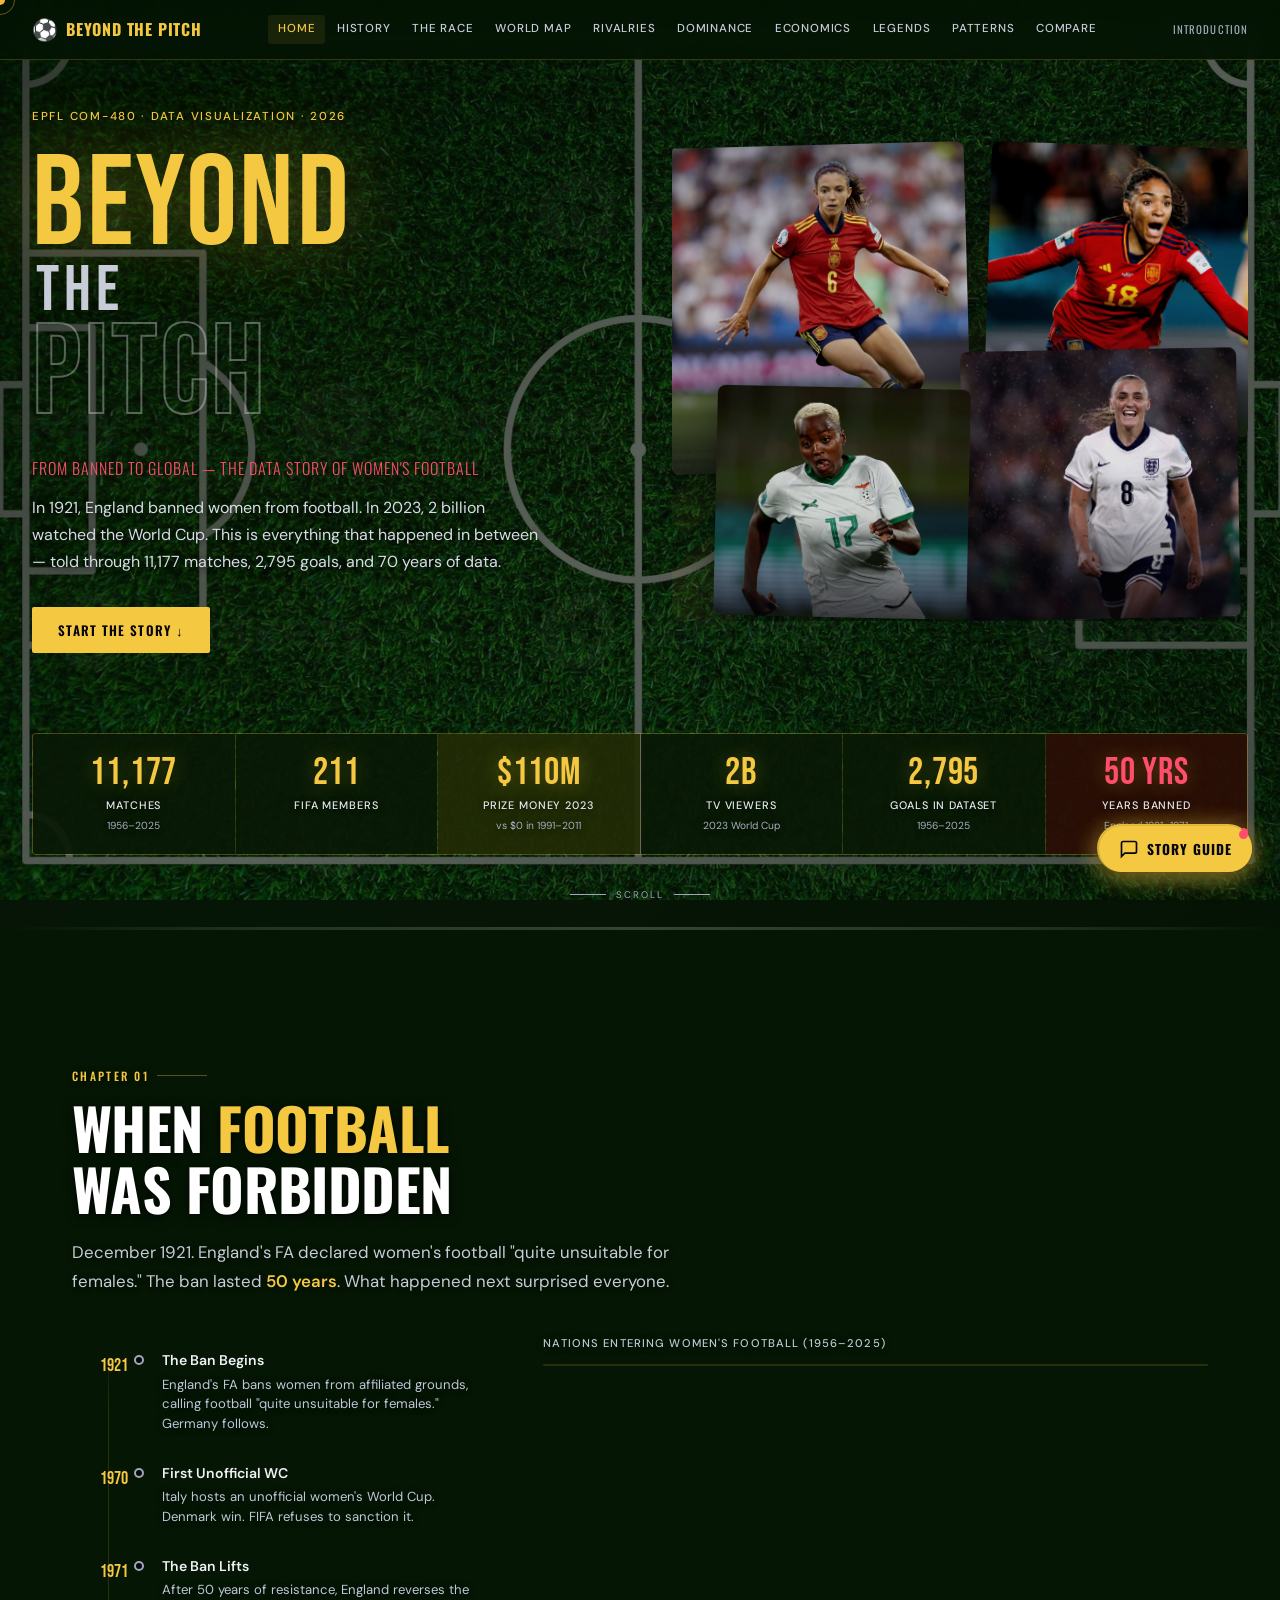
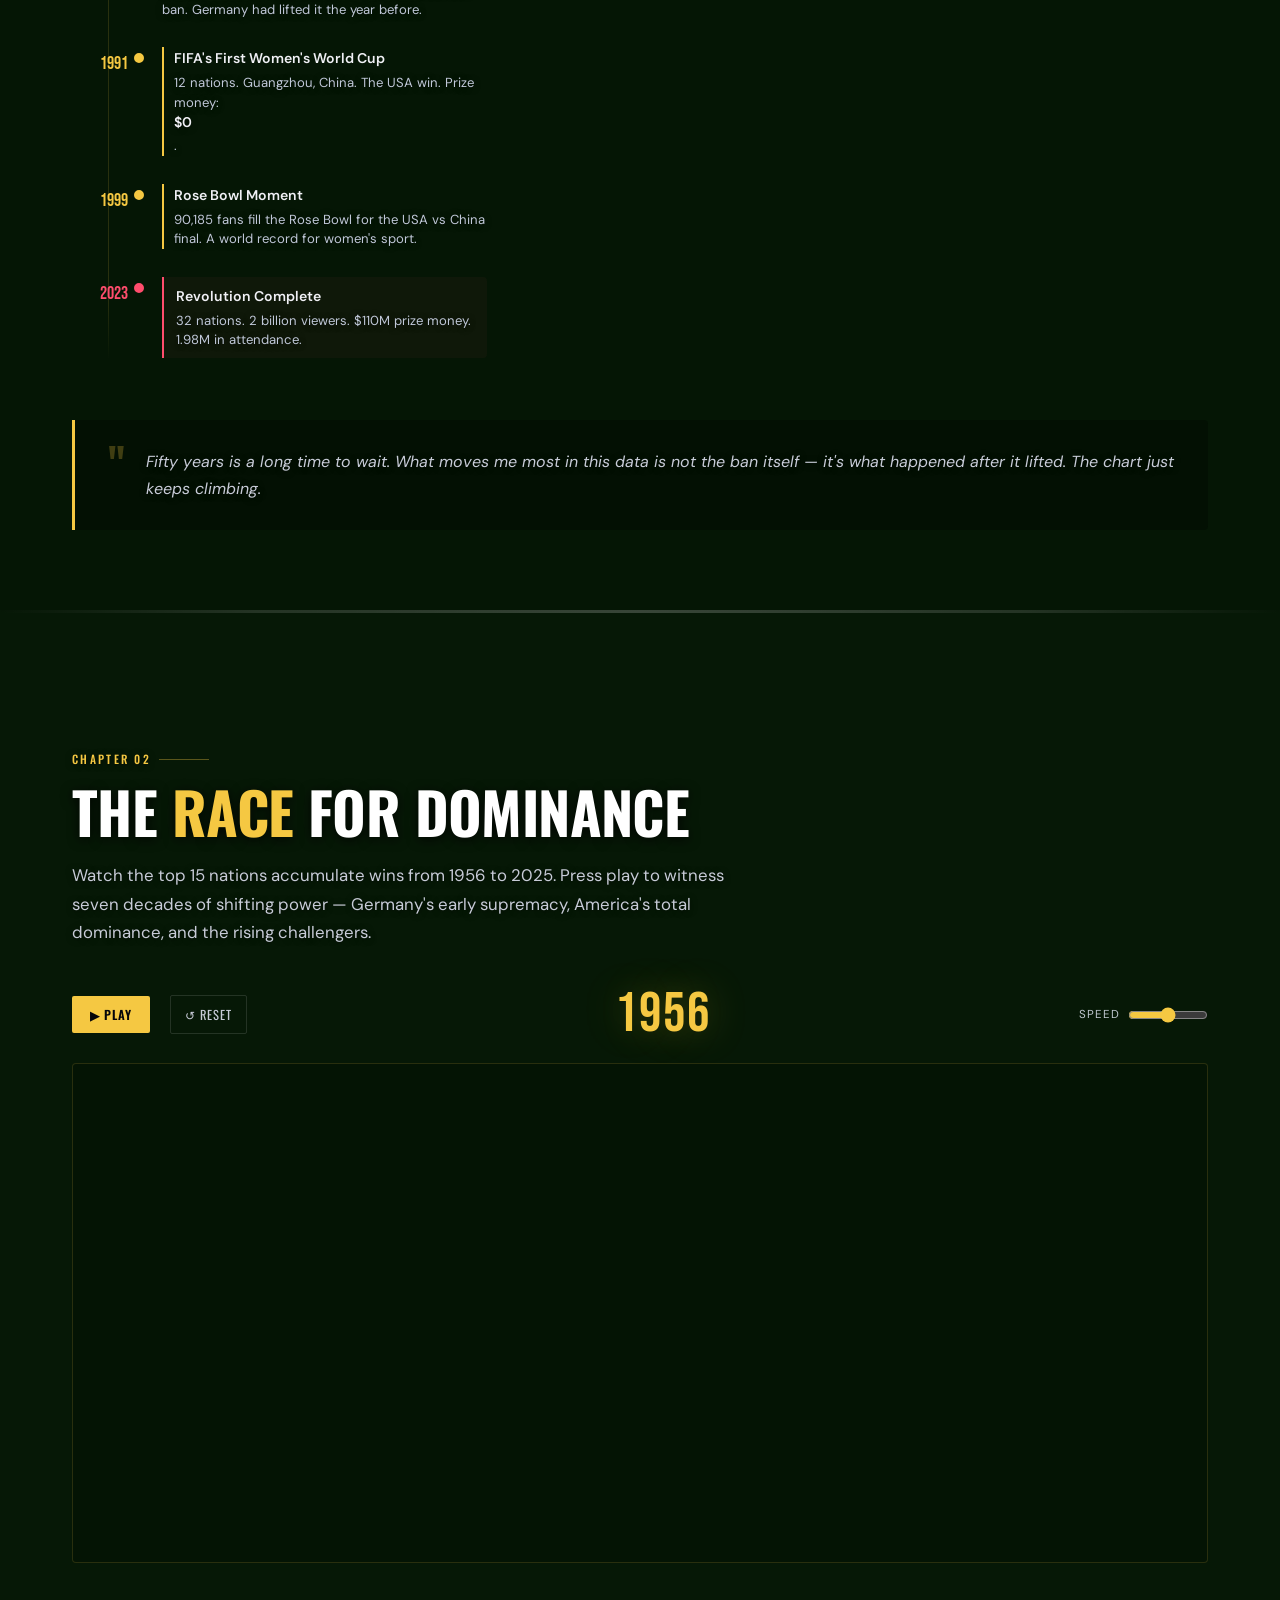
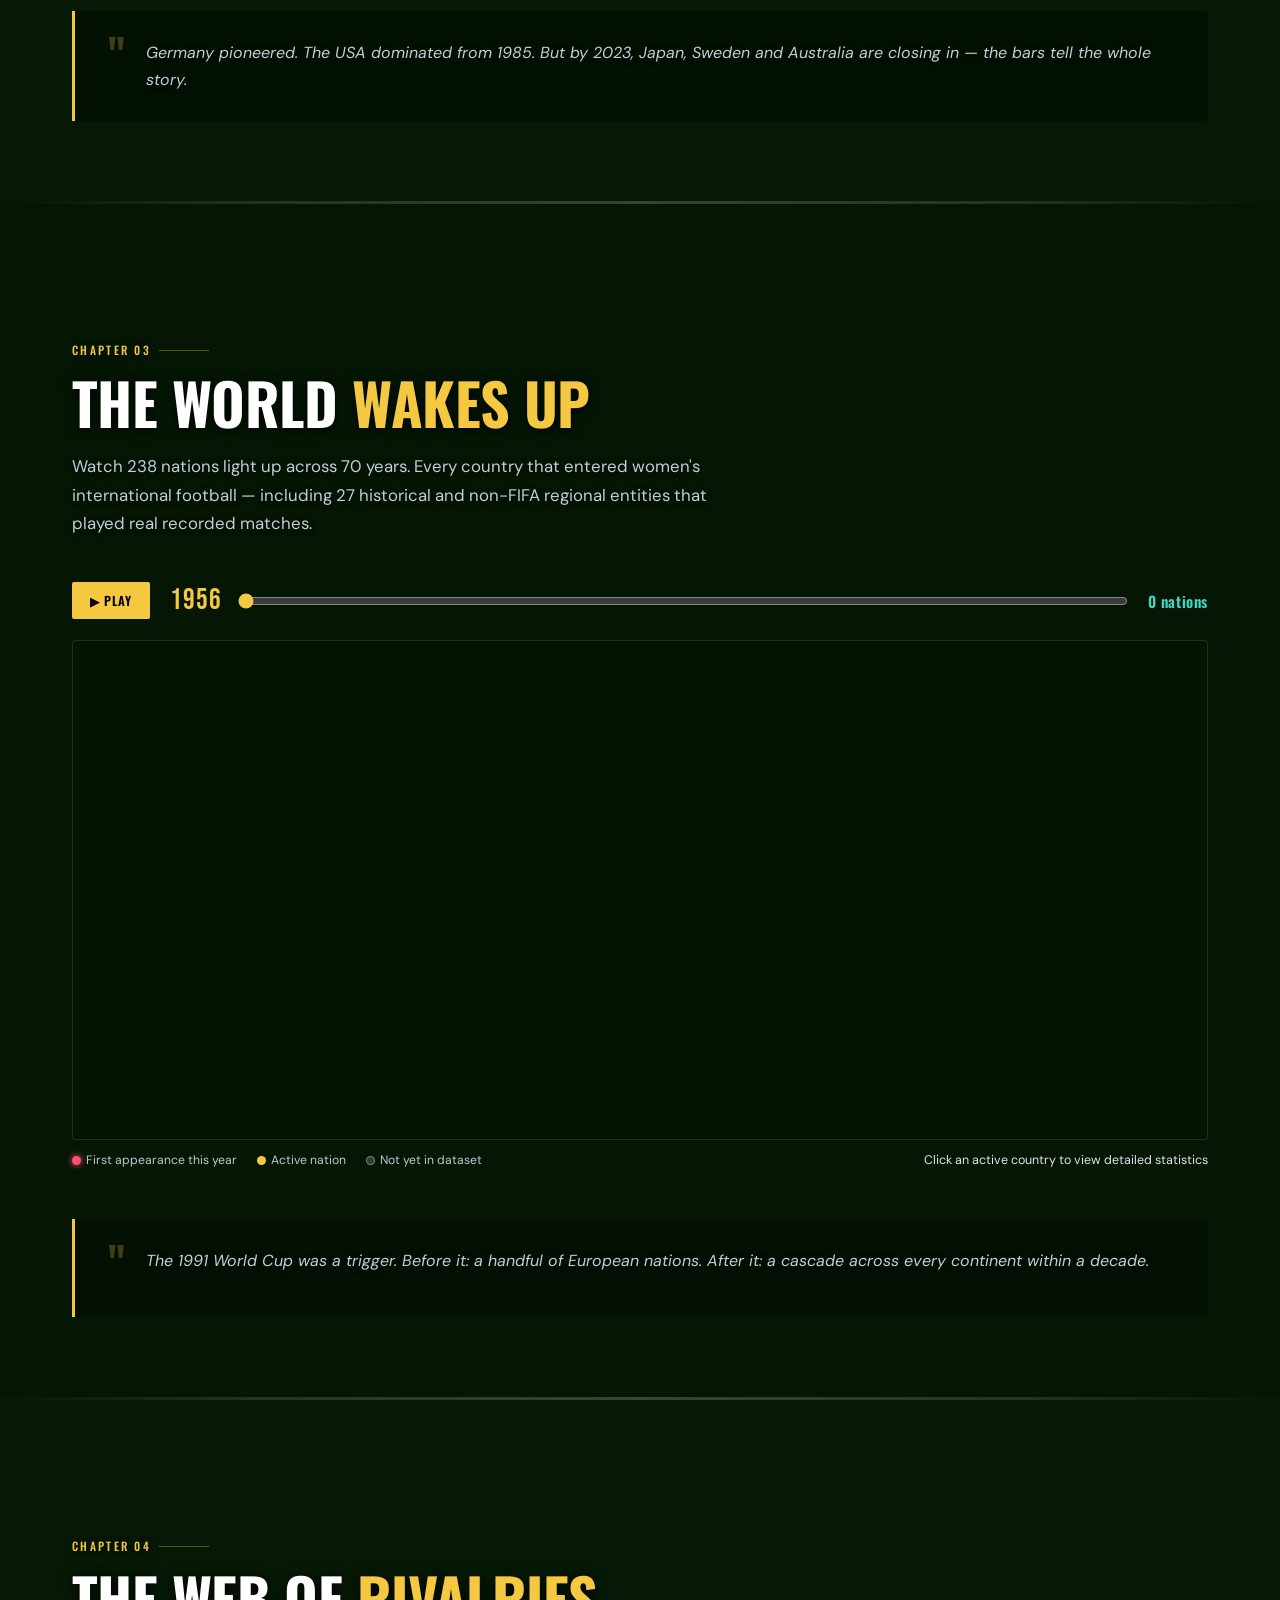
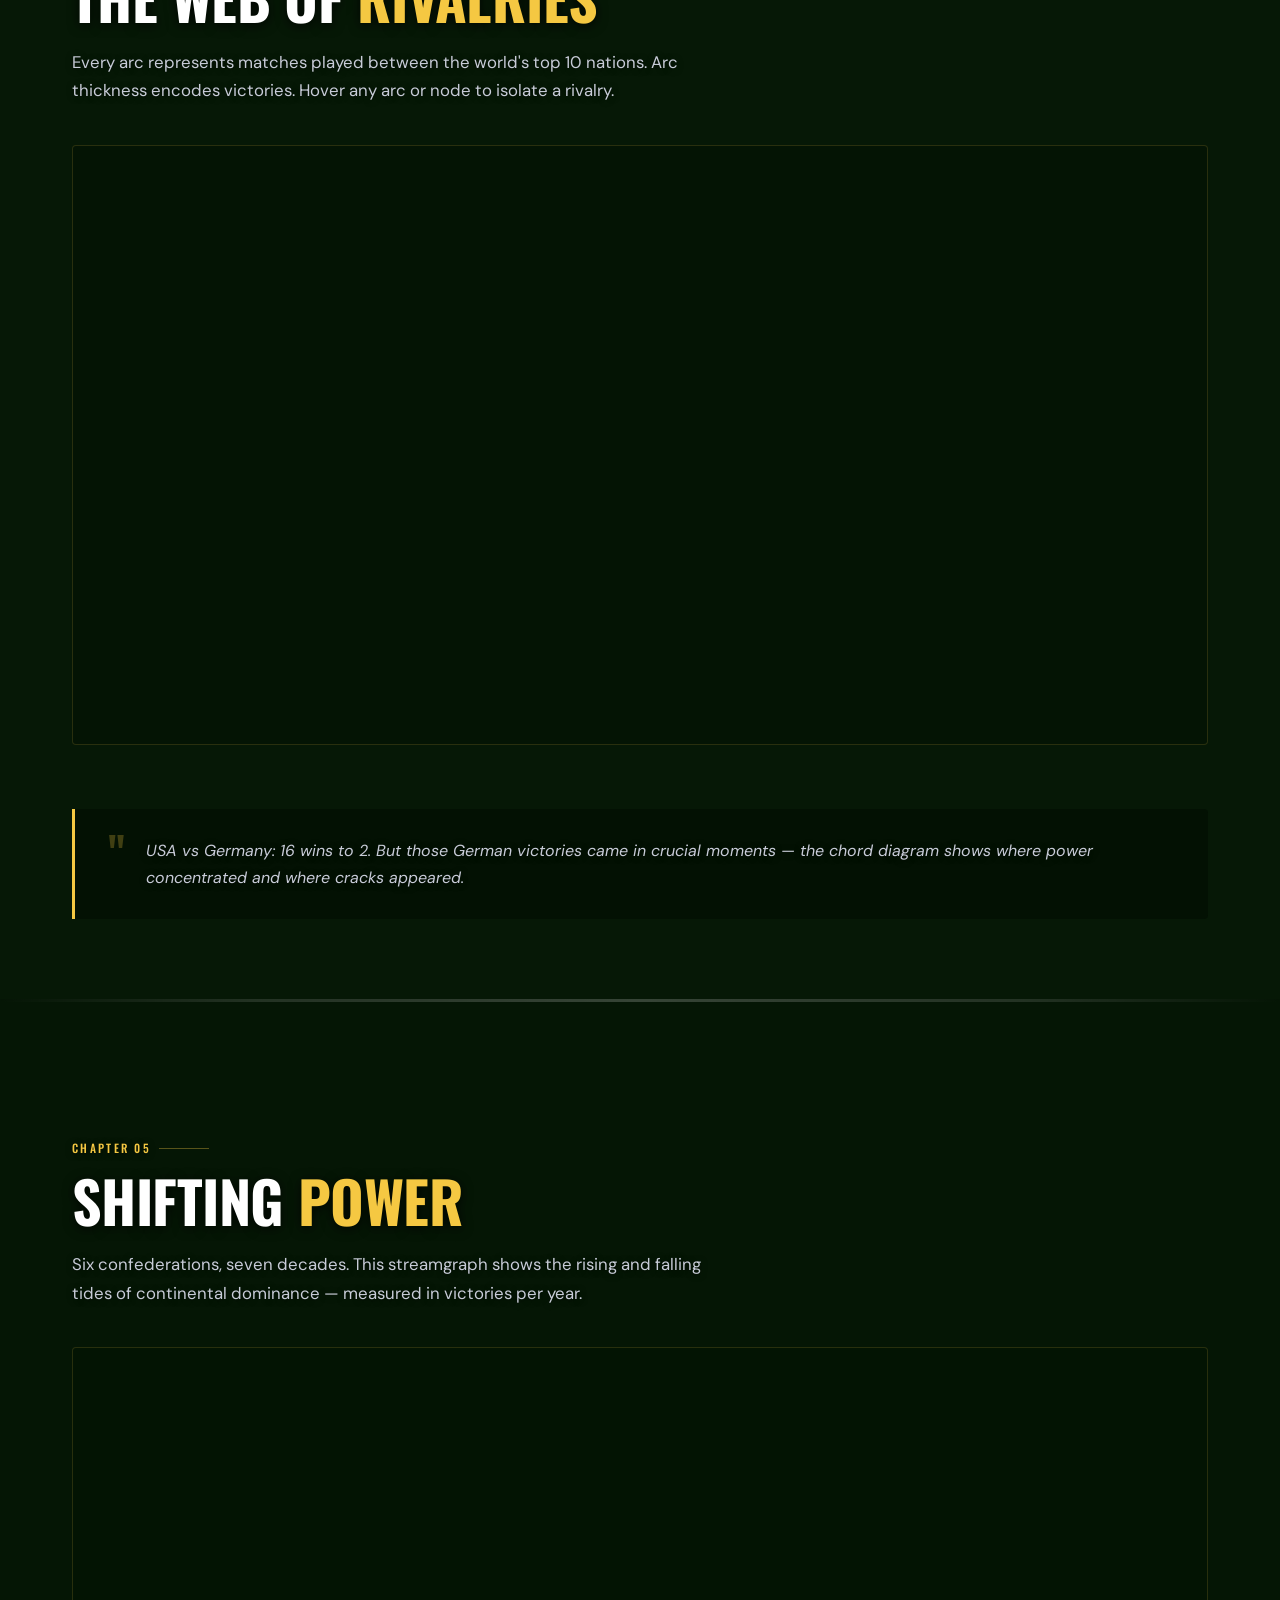
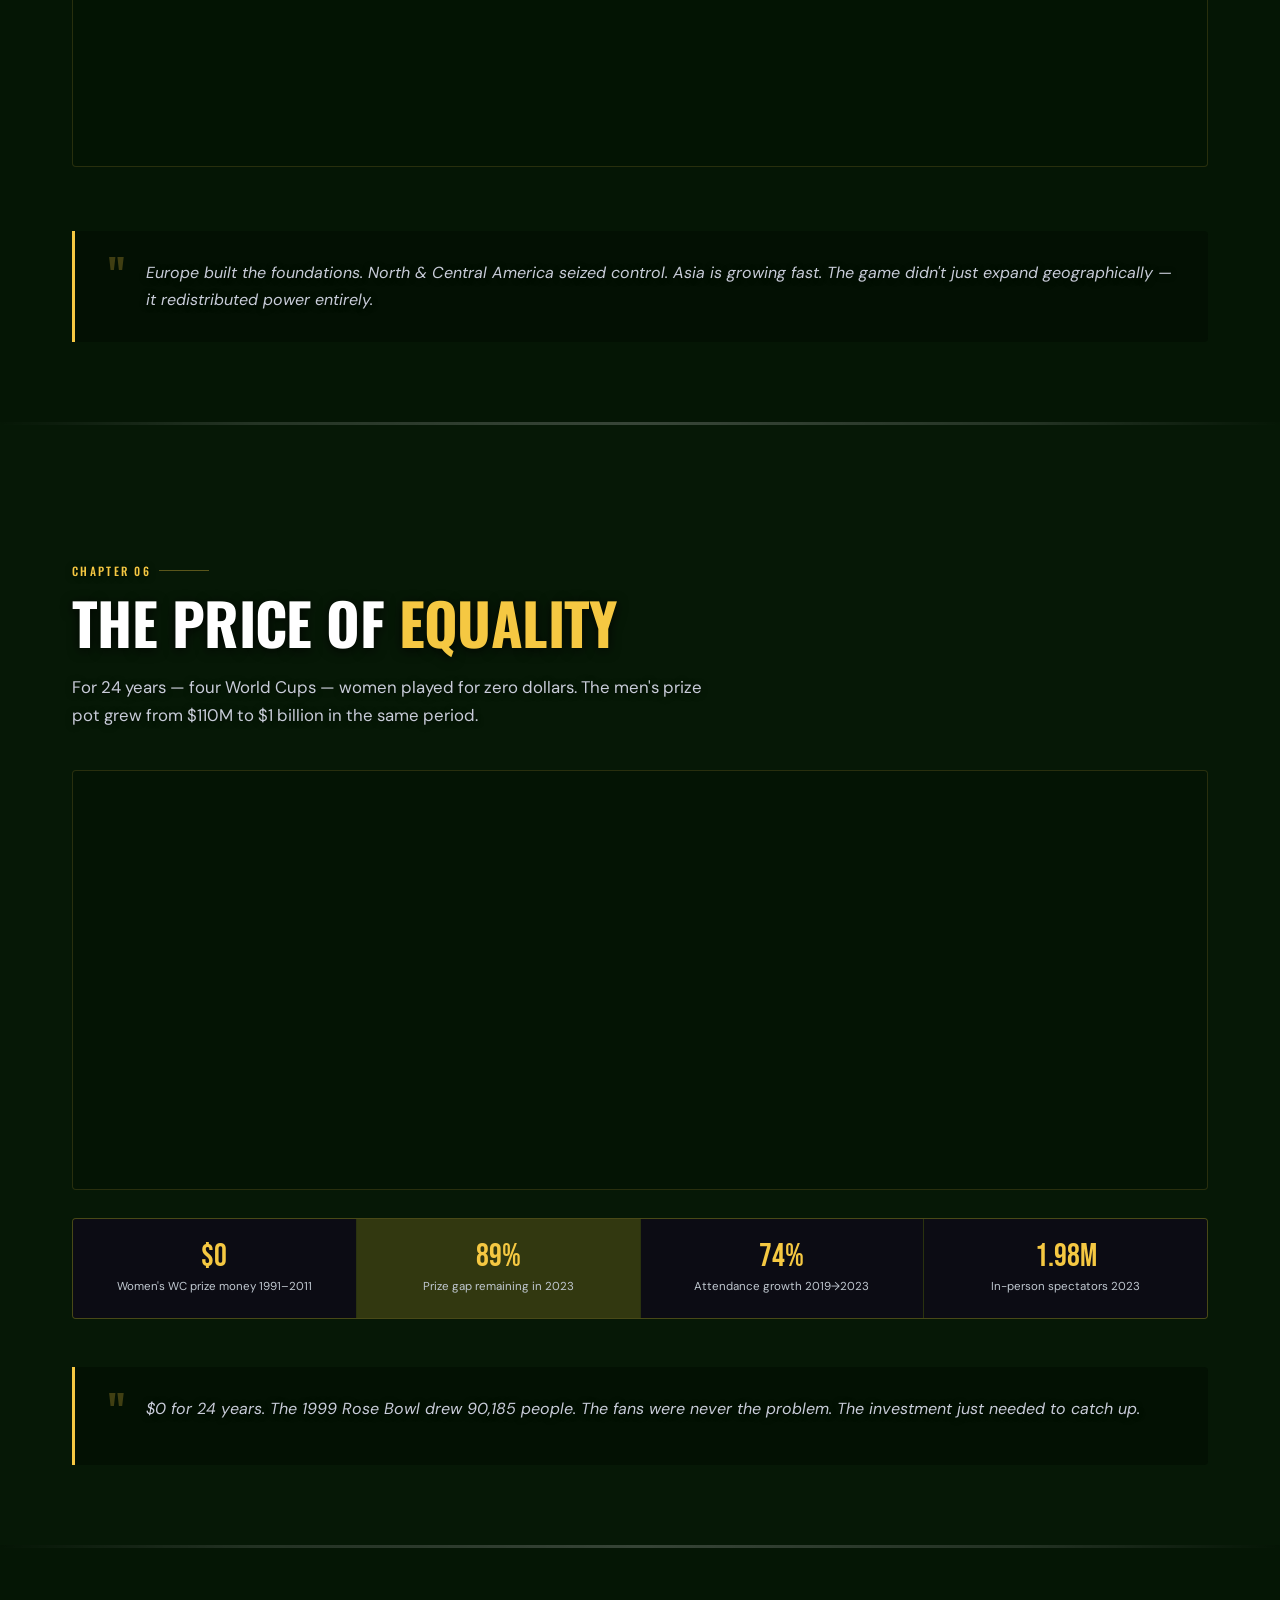
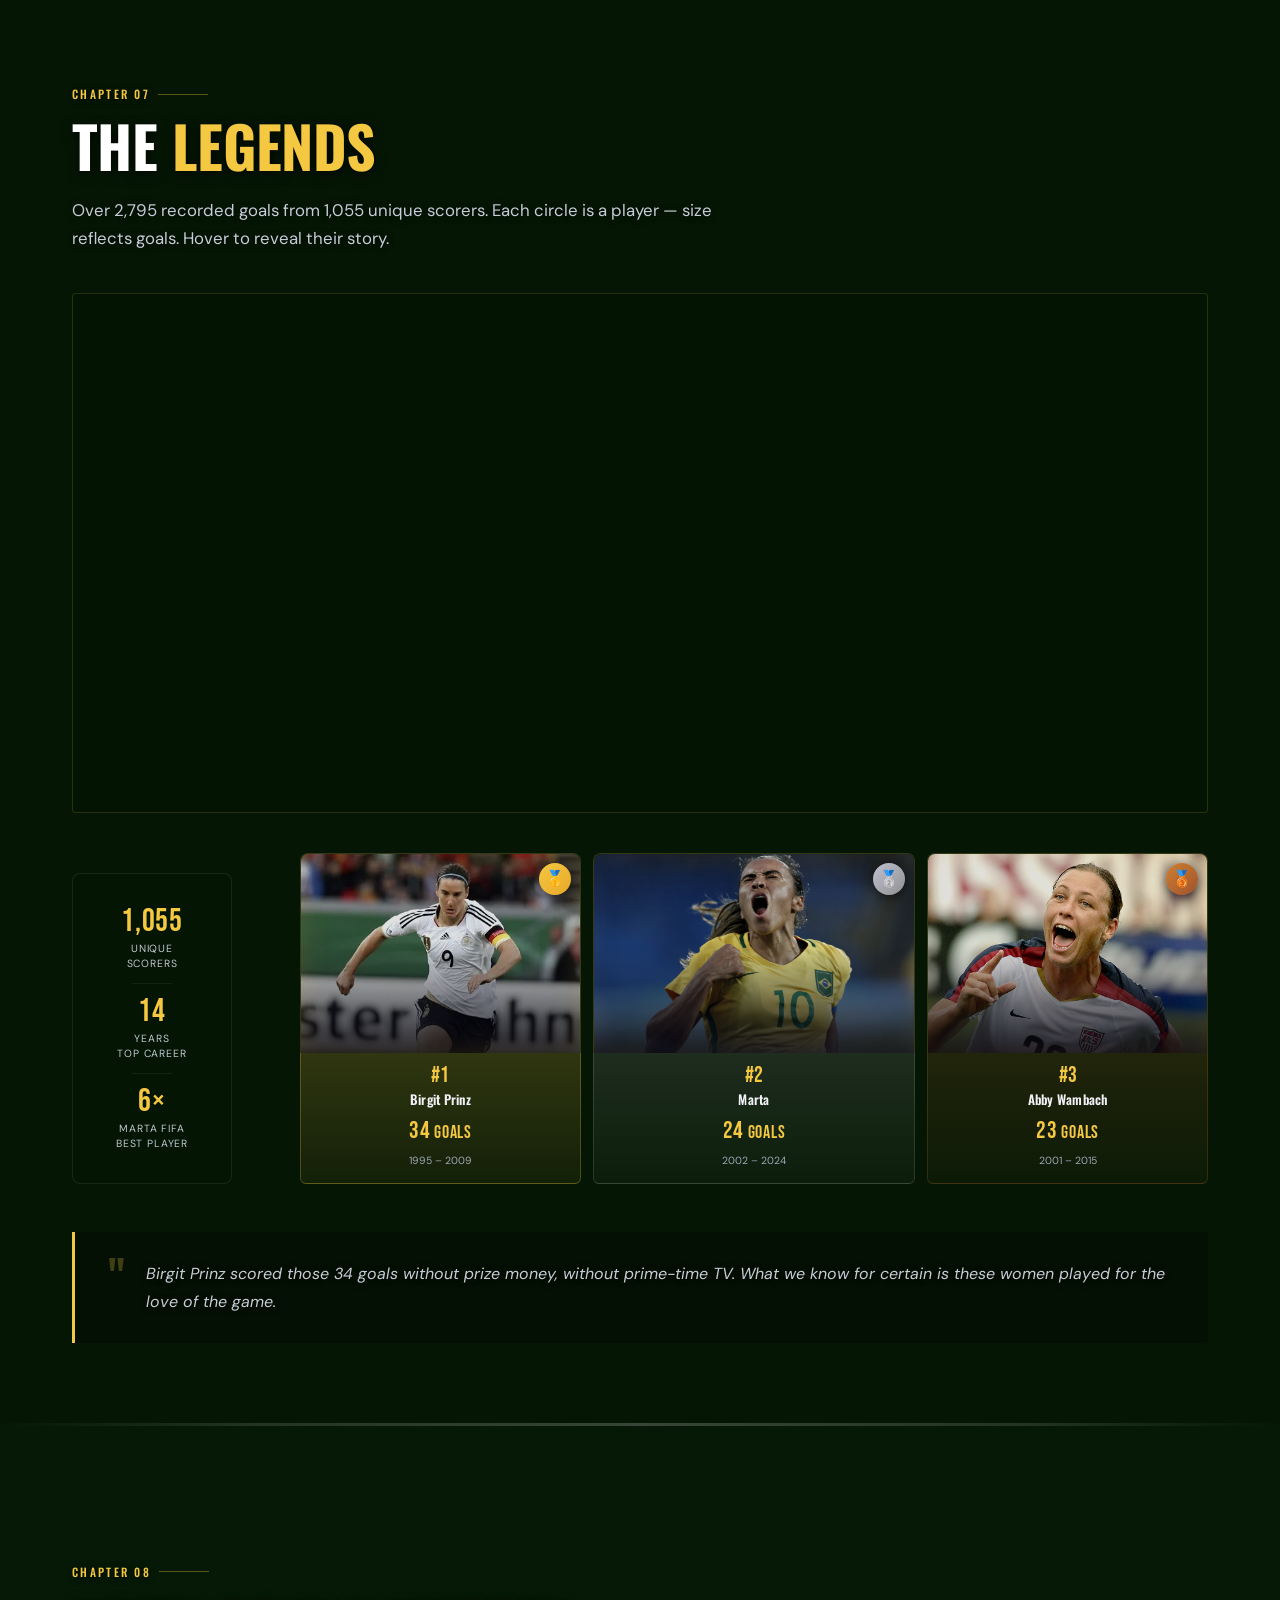
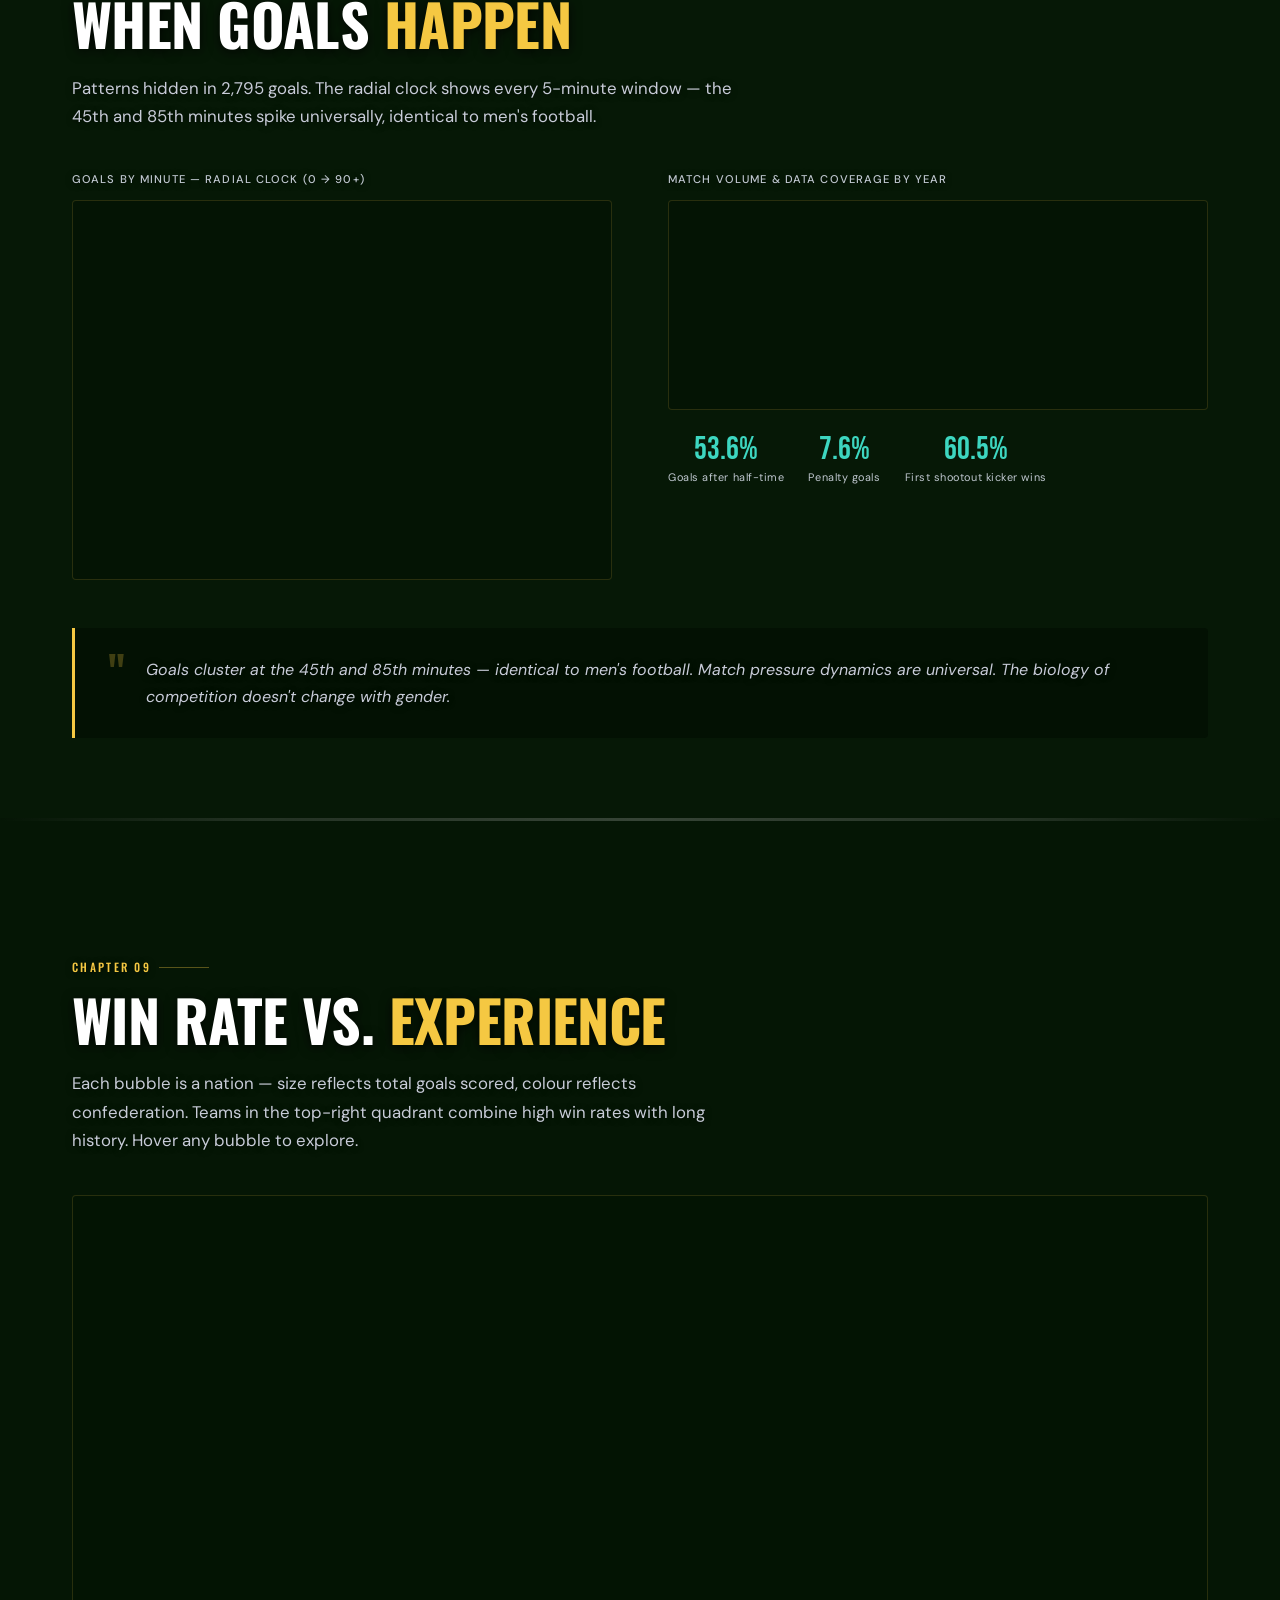
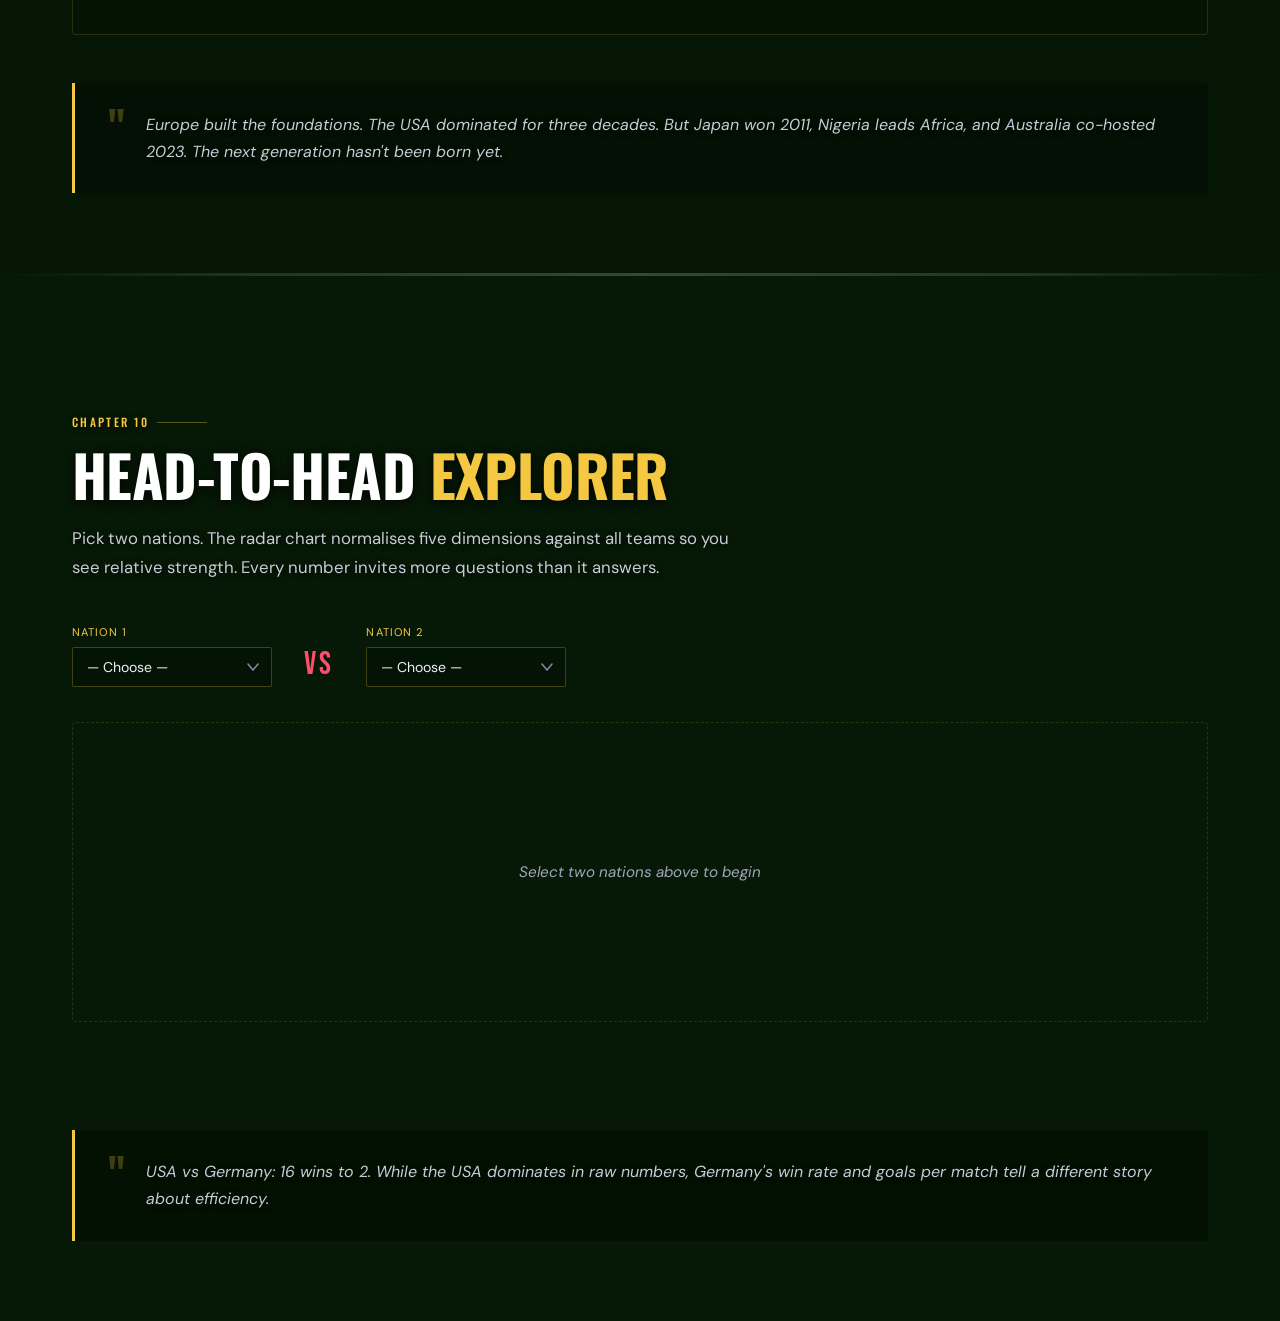
<file: index.html>
<!DOCTYPE html>
<html lang="en">
<head>
    <meta charset="UTF-8">
    <meta name="viewport" content="width=device-width, initial-scale=1.0">
    <title>Beyond the Pitch — Women's Football Data Story</title>
    <link rel="preconnect" href="https://fonts.googleapis.com">
    <link rel="preconnect" href="https://fonts.gstatic.com" crossorigin>
    <link href="https://fonts.googleapis.com/css2?family=Bebas+Neue&family=Oswald:wght@200;300;400;500;600;700&family=DM+Sans:ital,opsz,wght@0,9..40,300;0,9..40,400;0,9..40,500;1,9..40,300&display=swap" rel="stylesheet">
    <link rel="stylesheet" href="css/style.css">
    <!-- Data bundle (inlined so no server required) -->
    <script src="data/bundle.js"></script>
    <script src="https://d3js.org/d3.v7.min.js"></script>
    <script src="https://d3js.org/topojson.v3.min.js"></script>
    <script src="https://cdnjs.cloudflare.com/ajax/libs/gsap/3.12.2/gsap.min.js"></script>
</head>
<body>

<!-- LOADING SCREEN -->
<div id="loader">
    <div class="loader-inner">
        <div class="loader-ball"></div>
        <div class="loader-text">BEYOND THE PITCH</div>
        <div class="loader-sub">Loading 70 years of history…</div>
        <div class="loader-bar"><div class="loader-fill" id="loader-fill"></div></div>
    </div>
</div>

<!-- SCROLL PROGRESS -->
<div id="scroll-progress-bar"></div>

<!-- CUSTOM CURSOR -->
<div id="cursor"></div>
<div id="cursor-trail"></div>

<!-- NAVIGATION -->
<nav id="main-nav">
    <div class="nav-brand">
        <span class="nav-logo">⚽</span>
        <span class="nav-title">Beyond the Pitch</span>
    </div>
    <ul class="nav-links">
        <li><a href="#hero">Home</a></li>
        <li><a href="#history">History</a></li>
        <li><a href="#race">The Race</a></li>
        <li><a href="#worldmap">World Map</a></li>
        <li><a href="#rivalries">Rivalries</a></li>
        <li><a href="#dominance">Dominance</a></li>
        <li><a href="#economics">Economics</a></li>
        <li><a href="#legends">Legends</a></li>
        <li><a href="#patterns">Patterns</a></li>
        <li><a href="#explorer">Compare</a></li>
    </ul>
    <div class="nav-chapter-indicator"><span id="nav-chapter-text">Introduction</span></div>
</nav>

<!-- ANIMATED BACKGROUND -->
<canvas id="bg-canvas"></canvas>

<div class="content-wrapper">

<!-- ═══════════ HERO ═══════════ -->
<section id="hero" class="section-hero">
    <div class="hero-content">
        <div class="hero-eyebrow">EPFL COM-480 · Data Visualization · 2026</div>
        <div class="hero-title-block">
            <div class="ht-beyond">BEYOND</div>
            <div class="ht-the">THE</div>
            <div class="ht-pitch">PITCH</div>
        </div>
        <p class="hero-tagline">From Banned to Global — The Data Story of Women's Football</p>
        <p class="hero-desc">In 1921, England banned women from football. In 2023, 2 billion watched the World Cup. This is everything that happened in between — told through 11,177 matches, 2,795 goals, and 70 years of data.</p>
        <div class="hero-cta-row">
            <button class="btn-primary" onclick="document.getElementById('history').scrollIntoView({behavior:'smooth'})">
                Start the Story ↓
            </button>
        </div>
    </div>
    <div class="hero-visual">
        <div class="hero-collage">
            <div class="hc-card hc-1">
                <img src="img/img_hero1.jpg" alt="" loading="lazy">
                <div class="hc-shimmer"></div>
            </div>
            <div class="hc-card hc-2">
                <img src="img/img_hero2.webp" alt="" loading="lazy">
                <div class="hc-shimmer"></div>
            </div>
            <div class="hc-card hc-3">
                <img src="img/img_hero3.avif" alt="" loading="lazy">
                <div class="hc-shimmer"></div>
            </div>
            <div class="hc-card hc-4">
                <img src="img/img_hero4.jpg" alt="" loading="lazy">
                <div class="hc-shimmer"></div>
            </div>
            <!-- diagonal accent lines -->
            <div class="hc-lines" aria-hidden="true">
                <svg viewBox="0 0 600 480" preserveAspectRatio="none" xmlns="http://www.w3.org/2000/svg">
                    <line x1="0" y1="480" x2="600" y2="0" stroke="rgba(245,200,66,0.06)" stroke-width="80"/>
                    <line x1="0" y1="380" x2="480" y2="0" stroke="rgba(245,200,66,0.04)" stroke-width="40"/>
                    <line x1="120" y1="480" x2="600" y2="80" stroke="rgba(245,200,66,0.03)" stroke-width="30"/>
                </svg>
            </div>
        </div>
    </div>
    <div class="hero-stats-grid">
        <div class="hstat"><div class="hstat-num" data-target="11177">0</div><div class="hstat-label">Matches</div><div class="hstat-period">1956–2025</div></div>
        <div class="hstat"><div class="hstat-num" data-target="211">0</div><div class="hstat-label">FIFA Members</div></div>
        <div class="hstat hstat-accent"><div class="hstat-num" data-prefix="$" data-target="110" data-suffix="M">$0M</div><div class="hstat-label">Prize Money 2023</div><div class="hstat-period">vs $0 in 1991–2011</div></div>
        <div class="hstat"><div class="hstat-num" data-target="2" data-suffix="B">0B</div><div class="hstat-label">TV Viewers</div><div class="hstat-period">2023 World Cup</div></div>
        <div class="hstat"><div class="hstat-num" data-target="2795">0</div><div class="hstat-label">Goals in Dataset</div><div class="hstat-period">1956–2025</div></div>
        <div class="hstat hstat-warn"><div class="hstat-num" data-target="50" data-suffix=" yrs">0</div><div class="hstat-label">Years Banned</div><div class="hstat-period">England 1921–1971</div></div>
    </div>
    <div class="hero-scroll-hint"><div class="scroll-hint-line"></div><span>SCROLL</span><div class="scroll-hint-line"></div></div>
</section>

<!-- ═══════════ CHAPTER 1: HISTORY ═══════════ -->
<section id="history" class="story-section">
    <div class="section-container">
        <div class="chapter-label">Chapter 01</div>
        <h2 class="section-title">When <em>Football</em><br>Was Forbidden</h2>
        <p class="section-lede">December 1921. England's FA declared women's football "quite unsuitable for females." The ban lasted <strong>50 years</strong>. What happened next surprised everyone.</p>
        <div class="two-col">
            <div class="col-text">
                <div class="timeline-events">
                    <div class="tevent" data-year="1921">
                        <div class="tevent-year">1921</div><div class="tevent-dot"></div>
                        <div class="tevent-body"><strong>The Ban Begins</strong><p>England's FA bans women from affiliated grounds, calling football "quite unsuitable for females." Germany follows.</p></div>
                    </div>
                    <div class="tevent" data-year="1970">
                        <div class="tevent-year">1970</div><div class="tevent-dot"></div>
                        <div class="tevent-body"><strong>First Unofficial WC</strong><p>Italy hosts an unofficial women's World Cup. Denmark win. FIFA refuses to sanction it.</p></div>
                    </div>
                    <div class="tevent" data-year="1971">
                        <div class="tevent-year">1971</div><div class="tevent-dot"></div>
                        <div class="tevent-body"><strong>The Ban Lifts</strong><p>After 50 years of resistance, England reverses the ban. Germany had lifted it the year before.</p></div>
                    </div>
                    <div class="tevent featured" data-year="1991">
                        <div class="tevent-year">1991</div><div class="tevent-dot"></div>
                        <div class="tevent-body"><strong>FIFA's First Women's World Cup</strong><p>12 nations. Guangzhou, China. The USA win. Prize money: <strong>$0</strong>.</p></div>
                    </div>
                    <div class="tevent featured" data-year="1999">
                        <div class="tevent-year">1999</div><div class="tevent-dot"></div>
                        <div class="tevent-body"><strong>Rose Bowl Moment</strong><p>90,185 fans fill the Rose Bowl for the USA vs China final. A world record for women's sport.</p></div>
                    </div>
                    <div class="tevent gold" data-year="2023">
                        <div class="tevent-year">2023</div><div class="tevent-dot"></div>
                        <div class="tevent-body"><strong>Revolution Complete</strong><p>32 nations. 2 billion viewers. $110M prize money. 1.98M in attendance.</p></div>
                    </div>
                </div>
            </div>
            <div class="col-viz">
                <div class="viz-title">Nations entering women's football (1956–2025)</div>
                <div id="timeline-growth" class="viz-box"></div>
            </div>
        </div>
        <div class="narrator-quote fade-up">
            <div class="nq-mark">"</div>
            <div><blockquote>Fifty years is a long time to wait. What moves me most in this data is not the ban itself — it's what happened after it lifted. The chart just keeps climbing.</blockquote></div>
        </div>
    </div>
</section>

<!-- ═══════════ CHAPTER 2: RACE ═══════════ -->
<section id="race" class="story-section alt">
    <div class="section-container">
        <div class="chapter-label">Chapter 02</div>
        <h2 class="section-title">The <em>Race</em> for Dominance</h2>
        <p class="section-lede">Watch the top 15 nations accumulate wins from 1956 to 2025. Press play to witness seven decades of shifting power — Germany's early supremacy, America's total dominance, and the rising challengers.</p>
        <div class="race-controls">
            <button id="race-play-btn" class="btn-control" onclick="toggleRace()">
                <span id="race-btn-label">▶ Play</span>
            </button>
            <button class="btn-control-ghost" onclick="resetRace()">↺ Reset</button>
            <div class="race-year-display"><span class="race-year-num" id="race-year">1956</span></div>
            <div class="race-speed-ctrl">
                <label>Speed</label>
                <input type="range" id="race-speed" min="1" max="5" value="3" step="1">
            </div>
        </div>
        <div id="race-chart" class="viz-box race-viz"></div>
        <div class="narrator-quote fade-up">
            <div class="nq-mark">"</div>
            <div><blockquote>Germany pioneered. The USA dominated from 1985. But by 2023, Japan, Sweden and Australia are closing in — the bars tell the whole story.</blockquote></div>
        </div>
    </div>
</section>

<!-- ═══════════ CHAPTER 3: WORLD MAP ═══════════ -->
<section id="worldmap" class="story-section">
    <div class="section-container">
        <div class="chapter-label">Chapter 03</div>
        <h2 class="section-title">The World <em>Wakes Up</em></h2>
        <p class="section-lede">Watch 238 nations light up across 70 years. Every country that entered women's international football — including 27 historical and non-FIFA regional entities that played real recorded matches.</p>
        <div class="map-controls-row">
            <button id="map-play-btn" class="btn-control" onclick="toggleMapAnimation()">▶ Play</button>
            <div class="map-slider-wrap">
                <span class="map-year-badge" id="map-year-label">1956</span>
                <input id="map-year-slider" type="range" min="1956" max="2025" step="1" value="1956" oninput="updateMapYear(this.value)">
            </div>
            <div class="map-live-count"><span id="map-team-count">0</span> nations</div>
        </div>
        <div id="world-map" class="viz-box map-viz-box"></div>
        <div class="map-legend-row">
            <div class="mleg-item"><span class="mleg-dot new"></span> First appearance this year</div>
            <div class="mleg-item"><span class="mleg-dot active"></span> Active nation</div>
            <div class="mleg-item"><span class="mleg-dot none"></span> Not yet in dataset</div>
            <div id="map-hover-info" class="map-hover-info">Click an active country to view detailed statistics</div>        </div>
        <div class="narrator-quote fade-up">
            <div class="nq-mark">"</div>
            <div><blockquote>The 1991 World Cup was a trigger. Before it: a handful of European nations. After it: a cascade across every continent within a decade.</blockquote></div>
        </div>
    </div>
</section>

<!-- ═══════════ CHAPTER 4: RIVALRIES ═══════════ -->
<section id="rivalries" class="story-section alt">
    <div class="section-container">
        <div class="chapter-label">Chapter 04</div>
        <h2 class="section-title">The Web of <em>Rivalries</em></h2>
        <p class="section-lede">Every arc represents matches played between the world's top 10 nations. Arc thickness encodes victories. Hover any arc or node to isolate a rivalry.</p>
        <div id="chord-chart" class="viz-box chord-viz-box"></div>
        <div class="chord-legend-row" id="chord-legend"></div>
        <div class="narrator-quote fade-up">
            <div class="nq-mark">"</div>
            <div><blockquote>USA vs Germany: 16 wins to 2. But those German victories came in crucial moments — the chord diagram shows where power concentrated and where cracks appeared.</blockquote></div>
        </div>
    </div>
</section>

<!-- ═══════════ CHAPTER 5: DOMINANCE ═══════════ -->
<section id="dominance" class="story-section">
    <div class="section-container">
        <div class="chapter-label">Chapter 05</div>
        <h2 class="section-title">Shifting <em>Power</em></h2>
        <p class="section-lede">Six confederations, seven decades. This streamgraph shows the rising and falling tides of continental dominance — measured in victories per year.</p>
        <div id="stream-chart" class="viz-box stream-viz-box"></div>
        <div class="stream-legend" id="stream-legend"></div>
        <div class="narrator-quote fade-up">
            <div class="nq-mark">"</div>
            <div><blockquote>Europe built the foundations. North &amp; Central America seized control. Asia is growing fast. The game didn't just expand geographically — it redistributed power entirely.</blockquote></div>
        </div>
    </div>
</section>

<!-- ═══════════ CHAPTER 6: ECONOMICS ═══════════ -->
<section id="economics" class="story-section alt">
    <div class="section-container">
        <div class="chapter-label">Chapter 06</div>
        <h2 class="section-title">The Price of <em>Equality</em></h2>
        <p class="section-lede">For 24 years — four World Cups — women played for zero dollars. The men's prize pot grew from $110M to $1 billion in the same period.</p>
        <div id="economics-chart" class="viz-box econ-viz-box"></div>
        <div class="econ-stats-row">
            <div class="estat"><div class="estat-num">$0</div><div class="estat-label">Women's WC prize money 1991–2011</div></div>
            <div class="estat accent"><div class="estat-num">89%</div><div class="estat-label">Prize gap remaining in 2023</div></div>
            <div class="estat"><div class="estat-num">74%</div><div class="estat-label">Attendance growth 2019→2023</div></div>
            <div class="estat"><div class="estat-num">1.98M</div><div class="estat-label">In-person spectators 2023</div></div>
        </div>
        <div class="narrator-quote fade-up">
            <div class="nq-mark">"</div>
            <div><blockquote>$0 for 24 years. The 1999 Rose Bowl drew 90,185 people. The fans were never the problem. The investment just needed to catch up.</blockquote></div>
        </div>
    </div>
</section>

<!-- ═══════════ CHAPTER 7: LEGENDS ═══════════ -->
<section id="legends" class="story-section">
    <div class="section-container">
        <div class="chapter-label">Chapter 07</div>
        <h2 class="section-title">The <em>Legends</em></h2>
        <p class="section-lede">Over 2,795 recorded goals from 1,055 unique scorers. Each circle is a player — size reflects goals. Hover to reveal their story.</p>
        <div id="bubble-chart" class="viz-box bubble-viz-box"></div>
        <div class="legends-podium">
            <!-- Decorative ball + podium stage -->
            <div class="pod-scene">
                <!-- Stats column beside podium -->
                <div class="pod-stats-col">
                    <div class="pod-stat-item">
                        <div class="pod-stat-num">1,055</div>
                        <div class="pod-stat-label">Unique<br>Scorers</div>
                    </div>
                    <div class="pod-stat-divider"></div>
                    <div class="pod-stat-item">
                        <div class="pod-stat-num" style="color:var(--rose)">14</div>
                        <div class="pod-stat-label">Years<br>Top Career</div>
                    </div>
                    <div class="pod-stat-divider"></div>
                    <div class="pod-stat-item">
                        <div class="pod-stat-num" style="color:var(--teal)">6×</div>
                        <div class="pod-stat-label">Marta FIFA<br>Best Player</div>
                    </div>

                </div>
                <!-- Three player silhouettes on podium steps -->
                <div class="pod-players">
                    <div class="pod-player pod-silver">
                        <div class="pod-photo-frame">
                            <img src="img/img_prinz.webp" alt="Birgit Prinz" loading="lazy">
                            <div class="pod-photo-glow gold-glow"></div>
                        </div>
                        <div class="pod-medal-badge" style="background:linear-gradient(135deg,#f5c842,#e8a828)">🥇</div>
                        <div class="pod-step pod-step-1">
                            <div class="pod-step-num">#1</div>
                            <div class="pod-step-name">Birgit Prinz</div>
                            <div class="pod-step-goals"><span>34</span> goals</div>
                            <div class="pod-step-years">1995 – 2009</div>
                        </div>
                    </div>
                    <div class="pod-player pod-gold pod-center">
                        <div class="pod-photo-frame">
                            <img src="img/img_marta.jpg" alt="Marta" loading="lazy">
                            <div class="pod-photo-glow silver-glow"></div>
                        </div>
                        <div class="pod-medal-badge" style="background:linear-gradient(135deg,#c0c0d0,#909090)">🥈</div>
                        <div class="pod-step pod-step-2">
                            <div class="pod-step-num">#2</div>
                            <div class="pod-step-name">Marta</div>
                            <div class="pod-step-goals"><span>24</span> goals</div>
                            <div class="pod-step-years">2002 – 2024</div>
                        </div>
                    </div>
                    <div class="pod-player pod-bronze">
                        <div class="pod-photo-frame">
                            <img src="img/img_wambach.jpg" alt="Abby Wambach" loading="lazy">
                            <div class="pod-photo-glow bronze-glow"></div>
                        </div>
                        <div class="pod-medal-badge" style="background:linear-gradient(135deg,#cd7f32,#a0522d)">🥉</div>
                        <div class="pod-step pod-step-3">
                            <div class="pod-step-num">#3</div>
                            <div class="pod-step-name">Abby Wambach</div>
                            <div class="pod-step-goals"><span>23</span> goals</div>
                            <div class="pod-step-years">2001 – 2015</div>
                        </div>
                    </div>
                </div>
            </div>
        </div>
        <div class="narrator-quote fade-up">
            <div class="nq-mark">"</div>
            <div><blockquote>Birgit Prinz scored those 34 goals without prize money, without prime-time TV. What we know for certain is these women played for the love of the game.</blockquote></div>
        </div>
    </div>
</section>

<!-- ═══════════ CHAPTER 8: PATTERNS ═══════════ -->
<section id="patterns" class="story-section alt">
    <div class="section-container">
        <div class="chapter-label">Chapter 08</div>
        <h2 class="section-title">When Goals <em>Happen</em></h2>
        <p class="section-lede">Patterns hidden in 2,795 goals. The radial clock shows every 5-minute window — the 45th and 85th minutes spike universally, identical to men's football.</p>
        <div class="two-col equal-viz">
            <div>
                <div class="viz-title">Goals by minute — radial clock (0 → 90+)</div>
                <div id="radial-chart" class="viz-box radial-viz-box"></div>
            </div>
            <div>
                <div class="viz-title">Match volume &amp; data coverage by year</div>
                <div id="activity-chart" class="viz-box activity-viz-box"></div>
                <div class="pattern-stats-row">
                    <div class="pstat"><div class="pstat-num">53.6%</div><div class="pstat-label">Goals after half-time</div></div>
                    <div class="pstat"><div class="pstat-num">7.6%</div><div class="pstat-label">Penalty goals</div></div>
                    <div class="pstat"><div class="pstat-num">60.5%</div><div class="pstat-label">First shootout kicker wins</div></div>
                </div>
            </div>
        </div>
        <div class="narrator-quote fade-up">
            <div class="nq-mark">"</div>
            <div><blockquote>Goals cluster at the 45th and 85th minutes — identical to men's football. Match pressure dynamics are universal. The biology of competition doesn't change with gender.</blockquote></div>
        </div>
    </div>
</section>

<!-- ═══════════ CHAPTER 9: NATIONS ═══════════ -->
<section id="nations" class="story-section">
    <div class="section-container">
        <div class="chapter-label">Chapter 09</div>
        <h2 class="section-title">Win Rate vs. <em>Experience</em></h2>
        <p class="section-lede">Each bubble is a nation — size reflects total goals scored, colour reflects confederation. Teams in the top-right quadrant combine high win rates with long history. Hover any bubble to explore.</p>
        <div id="scatter-chart" class="viz-box scatter-viz-box"></div>
        <div class="narrator-quote fade-up">
            <div class="nq-mark">"</div>
            <div><blockquote>Europe built the foundations. The USA dominated for three decades. But Japan won 2011, Nigeria leads Africa, and Australia co-hosted 2023. The next generation hasn't been born yet.</blockquote></div>
        </div>
    </div>
</section>

<!-- ═══════════ CHAPTER 10: EXPLORER ═══════════ -->
<section id="explorer" class="story-section alt">
    <div class="section-container">
        <div class="chapter-label">Chapter 10</div>
        <h2 class="section-title">Head-to-Head <em>Explorer</em></h2>
        <p class="section-lede">Pick two nations. The radar chart normalises five dimensions against all teams so you see relative strength. Every number invites more questions than it answers.</p>
        <div class="explorer-ui">
            <div class="explorer-selects">
                <div class="select-group"><label>Nation 1</label><select id="team1-select" onchange="updateComparison()"><option value="">— Choose —</option></select></div>
                <div class="vs-divider-text">VS</div>
                <div class="select-group"><label>Nation 2</label><select id="team2-select" onchange="updateComparison()"><option value="">— Choose —</option></select></div>
            </div>
            <div id="comparison-result" class="comparison-area"><div class="comparison-placeholder">Select two nations above to begin</div></div>
        </div>
        <div class="narrator-quote fade-up">
            <div class="nq-mark">"</div>
            <div><blockquote>USA vs Germany: 16 wins to 2. While the USA dominates in raw numbers, Germany's win rate and goals per match tell a different story about efficiency.</blockquote></div>
        </div>
    </div>
</section>


</div><!-- end content-wrapper -->

<!-- COUNTRY MODAL -->
<div id="country-modal-overlay" onclick="CF.closeModal()"></div>
<div id="country-modal">
    <div class="modal-header">
        <button class="modal-close" onclick="CF.closeModal()">&times;</button>
        <h2 class="modal-country-name" id="modal-country-name">Country Name</h2>
        <div class="modal-country-region" id="modal-country-region">Region</div>
    </div>
    <div class="modal-body" id="modal-body">
        <!-- Content will be dynamically populated -->
    </div>
</div>

<div id="tooltip" class="global-tooltip"></div>

<script src="js/mapfix.js"></script>
<script src="js/crossfilter.js"></script>
<script src="js/background.js"></script>
<script src="js/charts.js"></script>
<script src="js/interactions.js"></script>


</html>

<!-- ═══════════════ STORYTELLING GUIDE ═══════════════ -->
<button id="chat-fab" onclick="toggleChat()" aria-label="Story Guide">
    <svg viewBox="0 0 24 24" width="22" height="22" fill="none" stroke="currentColor" stroke-width="2" stroke-linecap="round"><path d="M21 15a2 2 0 0 1-2 2H7l-4 4V5a2 2 0 0 1 2-2h14a2 2 0 0 1 2 2z"/></svg>
    <span class="fab-label">Story Guide</span>
    <span class="fab-pulse"></span>
</button>

<div id="chat-panel" class="chat-panel">
    <div class="chat-header">
        <div class="chat-header-left">
            <div class="chat-avatar">⚽</div>
            <div>
                <div class="chat-title">Data Story Guide</div>
                <div class="chat-subtitle">Explore 70 years of women's football</div>
            </div>
        </div>
        <button class="chat-close" onclick="toggleChat()">✕</button>
    </div>
    <div class="chat-messages" id="chat-messages">
        <div class="chat-msg assistant">
            <div class="chat-bubble">
                👋 Welcome to <strong>Beyond the Pitch</strong> — the data story of women's international football.<br><br>
                What would you like to explore?
                <span class="chat-suggestion" onclick="storyReply('ban')">⛔ The 50-year ban</span>
                <span class="chat-suggestion" onclick="storyReply('usa')">🇺🇸 USA's dominance</span>
                <span class="chat-suggestion" onclick="storyReply('prize')">💰 Prize money gap</span>
                <span class="chat-suggestion" onclick="storyReply('legends')">🌟 Greatest players</span>
                <span class="chat-suggestion" onclick="storyReply('growth')">📈 How the game grew</span>
                <span class="chat-suggestion" onclick="storyReply('wc')">🏆 World Cup history</span>
                <span class="chat-suggestion" onclick="storyReply('goals')">⚽ Goal patterns</span>
                <span class="chat-suggestion" onclick="storyReply('rivals')">🔥 Greatest rivalries</span>
            </div>
        </div>
    </div>
</div>

<script>
var chatOpen = false;

var STORIES = {
  ban: {
    text: "⛔ <strong>The 50-Year Ban</strong><br><br>In December 1921, England's Football Association banned women from playing on affiliated grounds, calling it <em>"quite unsuitable for females."</em> Germany followed suit.<br><br>The ban lasted <strong>50 years</strong> — lifted in 1971. But the damage wasn't permanent. Within a decade of the ban lifting, the number of participating nations began climbing. The chart in Chapter 1 shows it: once barriers fall, football fills the space immediately.",
    link: 'history',
    linkLabel: '→ See Chapter 1: History'
  },
  usa: {
    text: "🇺🇸 <strong>USA's Total Dominance</strong><br><br>Since their debut in 1985, the United States have won <strong>465 matches</strong> — more than any nation on Earth. Their win rate stands at <strong>78.8%</strong> across 590 games.<br><br>Against Germany — their fiercest rival — they hold a 16–2 record. Against Japan, 30–2. Against Brazil, 23–4.<br><br>But the Race chart (Chapter 2) tells the real story: they started late, went fast, and never looked back.",
    link: 'race',
    linkLabel: '→ Watch the Bar Chart Race'
  },
  prize: {
    text: "💰 <strong>The Price of Equality</strong><br><br>From 1991 to 2011 — four entire World Cups — women played for <strong>$0</strong> in prize money. Zero.<br><br>Meanwhile the men's pot grew from $110M to $420M. The 1999 Rose Bowl drew 90,185 fans. The 2003 Women's WC had nearly 680,000 in attendance. The gap was never about audience interest.<br><br>By 2023: women received $110M. Men received $1 billion. The gap is closing — from 100% to 89% — but it's still an 89% gap.",
    link: 'economics',
    linkLabel: '→ See the Economics chart'
  },
  legends: {
    text: "🌟 <strong>The Legends</strong><br><br><strong>Birgit Prinz</strong> (Germany) leads with 34 recorded goals — scored across 1995–2009, a 14-year career, without prize money or primetime coverage.<br><br><strong>Marta</strong> (Brazil) won FIFA's Best Women's Player 6 times. <strong>Abby Wambach</strong> scored the equaliser in the 122nd minute of the 2011 WC quarter-final vs Brazil. <strong>Christine Sinclair</strong> (Canada) played at 5 World Cups.",
    link: 'legends',
    linkLabel: '→ Explore the Bubble Chart'
  },
  growth: {
    text: "📈 <strong>How the Game Grew</strong><br><br>In 1956, only 2 nations played women's international football: Germany and the Netherlands. By 1991 (the first World Cup), that number had reached around 60. By 2025: <strong>238 nations</strong>.<br><br>The map animation (Chapter 3) shows every nation lighting up. The cascade began after 1991 and hasn't stopped. Africa, Asia, and Oceania all joined within a single decade. The world didn't wait for permission.",
    link: 'worldmap',
    linkLabel: '→ Watch the World Map animate'
  },
  wc: {
    text: "🏆 <strong>World Cup History</strong><br><br><strong>1991</strong> — China, 12 teams, USA wins, prize money: $0<br><strong>1999</strong> — USA, 16 teams, USA wins, Rose Bowl record: 90,185 fans<br><strong>2007</strong> — Germany wins by 6–0 final vs Brazil<br><strong>2011</strong> — Japan become first Asian nation to win<br><strong>2015 & 2019</strong> — USA win again<br><strong>2023</strong> — Australia/NZ, 32 teams, Spain wins, 2 billion viewers, $110M prize<br><br>Eight editions. Five different winners. The story keeps evolving.",
    link: 'history',
    linkLabel: '→ See the full timeline'
  },
  goals: {
    text: "⚽ <strong>When Goals Happen</strong><br><br>Out of 2,795 recorded goals, <strong>53.6%</strong> were scored in the second half. The 45th and 85th+ minutes show the sharpest spikes — identical to the pattern in men's football.<br><br>This is universal: as a match approaches its natural end (or half-time), pressure creates goals. The biology of competition doesn't change with gender. The radial clock in Chapter 8 makes this pattern impossible to miss.",
    link: 'patterns',
    linkLabel: '→ See the Radial Goals Clock'
  },
  rivals: {
    text: "🔥 <strong>The Greatest Rivalries</strong><br><br>The chord diagram (Chapter 4) maps every victory between the top 10 nations.<br><br><strong>USA vs Germany</strong>: 16–2 to the Americans — but Germany's wins came in crucial moments, including the 2003 semi-final.<br><strong>Sweden vs Denmark</strong>: 28–12 — the most-played Nordic rivalry (48 matches).<br><strong>China PR vs Japan</strong>: Asia's defining clash, 14–17 — Japan leads in head-to-head.<br><strong>Norway vs Denmark</strong>: 38 matches played, the highest between any two nations in this dataset.",
    link: 'rivalries',
    linkLabel: '→ Explore the Chord Diagram'
  },
  default: {
    text: "I can tell you stories about:<br><br>• The <strong>50-year ban</strong> on women's football<br>• <strong>USA's dominance</strong> — 465 wins, 78.8% win rate<br>• The <strong>prize money gap</strong> — $0 for 24 years<br>• The <strong>greatest players</strong> — Prinz, Marta, Wambach<br>• <strong>World Cup history</strong> across 8 editions<br>• <strong>Goal timing patterns</strong> — identical to men's football<br>• The <strong>greatest rivalries</strong><br><br>Try one of the buttons above or type a keyword!",
    link: null
  }
};

function toggleChat() {
    chatOpen = !chatOpen;
    var panel = document.getElementById('chat-panel');
    var fab   = document.getElementById('chat-fab');
    panel.classList.toggle('open', chatOpen);
    fab.classList.toggle('active', chatOpen);
    if (chatOpen) setTimeout(function(){ document.getElementById('chat-input').focus(); }, 200);
}

function storyReply(key) {
    var story = STORIES[key] || STORIES.default;
    appendMsg('assistant', story.text, story.link, story.linkLabel);
}

function handleChatInput() {
    var input = document.getElementById('chat-input');
    var q = input.value.trim().toLowerCase();
    if (!q) return;
    appendMsg('user', input.value.trim(), null, null);
    input.value = '';

    var key = 'default';
    if (q.match(/ban|forbid|1921|illegal|unsuitable/)) key = 'ban';
    else if (q.match(/usa|united states|america|dominant|dominan/)) key = 'usa';
    else if (q.match(/prize|money|pay|wage|equal|salary|earn/)) key = 'prize';
    else if (q.match(/legend|player|best|greatest|prinz|marta|wambach|sinclair|scorer/)) key = 'legends';
    else if (q.match(/grow|expansion|nation|country|world|map|spread/)) key = 'growth';
    else if (q.match(/world cup|wc|tournament|champion/)) key = 'wc';
    else if (q.match(/goal|minute|clock|timing|when|second half/)) key = 'goals';
    else if (q.match(/rival|vs|versus|head.to.head|chord|germany|japan/)) key = 'rivals';

    setTimeout(function(){ storyReply(key); }, 350);
}

function appendMsg(role, html, link, linkLabel) {
    var msgs = document.getElementById('chat-messages');
    var div  = document.createElement('div');
    div.className = 'chat-msg ' + role;
    var bubble = document.createElement('div');
    bubble.className = 'chat-bubble';
    if (role === 'user') {
        bubble.textContent = html;
    } else {
        bubble.innerHTML = html;
        if (link) {
            var a = document.createElement('a');
            a.href = '#' + link;
            a.className = 'chat-nav-link';
            a.textContent = linkLabel;
            a.onclick = function(){ toggleChat(); };
            bubble.appendChild(document.createElement('br'));
            bubble.appendChild(a);
        }
    }
    div.appendChild(bubble);
    msgs.appendChild(div);
    msgs.scrollTop = msgs.scrollHeight;
}
</script>
</body>

<!-- STORY GUIDE BUTTON -->
<button id="chat-fab" onclick="toggleChat()">
    <svg viewBox="0 0 24 24" width="20" height="20" fill="none" stroke="currentColor" stroke-width="2" stroke-linecap="round"><path d="M21 15a2 2 0 0 1-2 2H7l-4 4V5a2 2 0 0 1 2-2h14a2 2 0 0 1 2 2z"/></svg>
    <span>Story Guide</span>
    <span class="fab-pulse"></span>
</button>

<div id="chat-panel" class="chat-panel">
    <div class="chat-header">
        <div class="chat-header-left">
            <div class="chat-avatar">&#9917;</div>
            <div>
                <div class="chat-title">Data Story Guide</div>
                <div class="chat-subtitle">Explore 70 years of data</div>
            </div>
        </div>
        <button class="chat-close" onclick="toggleChat()">&#10005;</button>
    </div>
    <div class="chat-messages" id="chat-messages">
        <div class="chat-msg assistant">
            <div class="chat-bubble">
                Welcome to <b>Beyond the Pitch</b>. What story would you like to explore?
                <span class="chat-suggestion" onclick="storyReply('ban')">The 50-year ban</span>
                <span class="chat-suggestion" onclick="storyReply('usa')">USA dominance</span>
                <span class="chat-suggestion" onclick="storyReply('prize')">Prize money gap</span>
                <span class="chat-suggestion" onclick="storyReply('legends')">Greatest players</span>
                <span class="chat-suggestion" onclick="storyReply('growth')">How the game grew</span>
                <span class="chat-suggestion" onclick="storyReply('wc')">World Cup history</span>
                <span class="chat-suggestion" onclick="storyReply('goals')">Goal patterns</span>
                <span class="chat-suggestion" onclick="storyReply('rivals')">Greatest rivalries</span>
            </div>
        </div>
    </div>
</div>

<script>
(function() {
    var chatOpen = false;

    var STORIES = {
        ban: { text: "The 50-Year Ban: In December 1921, England banned women from playing on affiliated grounds, calling football unsuitable for females. The ban lasted 50 years and was lifted in 1971. Germany followed suit with their own ban. Once lifted, the number of participating nations climbed immediately and never stopped.", link: 'history' },
        usa: { text: "USA Dominance: Since their debut in 1985, the United States have won 465 matches with a 78.8% win rate across 590 games. Against Germany they hold a 16-2 record. Against Japan, 30-2. They started late, went fast, and never looked back. Watch the Bar Chart Race in Chapter 2 to see it unfold.", link: 'race' },
        prize: { text: "The Prize Money Gap: From 1991 to 2011, four entire World Cups, women played for $0 in prize money. The 1999 Rose Bowl drew 90,185 fans. By 2023 women received $110M, while men received $1 billion. The gap was never about audience interest.", link: 'economics' },
        legends: { text: "The Legends: Birgit Prinz leads with 34 recorded goals across 1995-2009. Marta won FIFA Best Women Player 6 times. Abby Wambach scored the equaliser in the 122nd minute of the 2011 WC quarter-final. These women played for the love of the game.", link: 'legends' },
        growth: { text: "How the Game Grew: In 1956 only 2 nations played. By 1991 around 60. By 2025: 238 nations. The cascade began after the first World Cup in 1991. Africa, Asia, and Oceania all joined within a single decade. Watch the World Map animate in Chapter 3.", link: 'worldmap' },
        wc: { text: "World Cup History: 1991 - USA wins, $0 prize. 1999 - USA wins, Rose Bowl world record. 2007 - Germany wins 6-0. 2011 - Japan, first Asian winner. 2015 and 2019 - USA wins. 2023 - Spain wins, 2 billion viewers, $110M prize. Eight editions, five different winners.", link: 'history' },
        goals: { text: "Goal Patterns: 53.6% of goals are scored in the second half. The 45th and 85th minutes show the sharpest spikes, identical to men football. This is universal: as a match approaches its end, pressure creates goals. The biology of competition does not change with gender.", link: 'patterns' },
        rivals: { text: "Greatest Rivalries: USA vs Germany: 16-2. Sweden vs Denmark: 28-12 across 48 matches. China vs Japan: 14-17, Japan leads. Norway vs Denmark: 38 matches, the highest between any two nations in this dataset. See the Chord Diagram in Chapter 4.", link: 'rivalries' },
        default: { text: "I can tell stories about the 50-year ban, USA dominance, prize money gap, greatest players, World Cup history, goal patterns, and greatest rivalries. Try one of the buttons above or type a keyword like 'ban', 'usa', 'money', 'marta', 'world cup', 'goals', or 'rivals'.", link: null }
    };

    window.toggleChat = function() {
        chatOpen = !chatOpen;
        var panel = document.getElementById('chat-panel');
        var fab = document.getElementById('chat-fab');
        if (panel) panel.classList.toggle('open', chatOpen);
        if (fab) fab.classList.toggle('active', chatOpen);
        if (chatOpen) {
            setTimeout(function() {
                var inp = document.getElementById('chat-input');
                if (inp) inp.focus();
            }, 250);
        }
    };

    window.storyReply = function(key) {
        var s = STORIES[key] || STORIES.default;
        addMsg('assistant', s.text, s.link);
    };

    function handleInput() {
        var inp = document.getElementById('chat-input');
        var q = inp ? inp.value.trim() : '';
        if (!q) return;
        addMsg('user', q, null);
        inp.value = '';
        var ql = q.toLowerCase();
        var key = 'default';
        if (/ban|1921|forbid|illegal/.test(ql)) key = 'ban';
        else if (/usa|united states|america|dominan/.test(ql)) key = 'usa';
        else if (/prize|money|pay|wage|equal|salary/.test(ql)) key = 'prize';
        else if (/legend|player|best|greatest|prinz|marta|wambach|sinclair|scorer/.test(ql)) key = 'legends';
        else if (/grow|expansion|nation|country|spread|world/.test(ql)) key = 'growth';
        else if (/world cup|wc|tournament|champion/.test(ql)) key = 'wc';
        else if (/goal|minute|clock|timing|half/.test(ql)) key = 'goals';
        else if (/rival|vs|versus|h2h|chord|germany|japan/.test(ql)) key = 'rivals';
        setTimeout(function() { storyReply(key); }, 300);
    }

    function addMsg(role, text, link) {
        var msgs = document.getElementById('chat-messages');
        if (!msgs) return;
        var div = document.createElement('div');
        div.className = 'chat-msg ' + role;
        var bubble = document.createElement('div');
        bubble.className = 'chat-bubble';
        bubble.textContent = text;
        if (link) {
            var a = document.createElement('span');
            a.className = 'chat-nav-link';
            a.textContent = 'Go to section';
            a.onclick = function() {
                var el = document.getElementById(link);
                if (el) el.scrollIntoView({ behavior: 'smooth' });
                toggleChat();
            };
            bubble.appendChild(document.createElement('br'));
            bubble.appendChild(a);
        }
        div.appendChild(bubble);
        msgs.appendChild(div);
        msgs.scrollTop = msgs.scrollHeight;
    }

    document.addEventListener('DOMContentLoaded', function() {
        var sendBtn = document.getElementById('chat-send-btn');
        var inp = document.getElementById('chat-input');
        // input removed - buttons only
    });
})();
</script>
</body>
</file>
<file: css/style.css>
/* ============================================================
   BEYOND THE PITCH 
   ============================================================ */
:root {
    --bg:         #05050a;
    --bg2:        #0c0c14;
    --bg3:        #12121e;
    --gold:       #f5c842;
    --gold2:      #e8a828;
    --rose:       #ff4d6d;
    --teal:       #3dd6c0;
    --blue:       #4a90e2;
    --text:       #f0f0f5;
    --text-muted: #8888a8;
    --text-dim:   #55557a;
    --border:     rgba(245,200,66,0.15);
    --border2:    rgba(255,255,255,0.07);
    --ff-display: 'Oswald', sans-serif;
    --ff-hero:    'Bebas Neue', sans-serif;
    --ff-body:    'DM Sans', sans-serif;
    --nav-h:      60px;
}

*,*::before,*::after{box-sizing:border-box;margin:0;padding:0}
html{scroll-behavior:smooth}
body{background:var(--bg);color:var(--text);font-family:var(--ff-body);font-size:16px;line-height:1.6;overflow-x:hidden;cursor:none}
a{color:inherit;text-decoration:none}
strong{color:var(--gold);font-weight:600}
em{color:var(--gold);font-style:normal}

/* ── CURSOR ─────────────────────────────────── */
#cursor{position:fixed;width:10px;height:10px;border-radius:50%;background:var(--gold);pointer-events:none;z-index:10002;transform:translate(-50%,-50%);mix-blend-mode:difference}
#cursor-trail{position:fixed;width:30px;height:30px;border-radius:50%;border:1.5px solid rgba(245,200,66,0.4);pointer-events:none;z-index:10001;transform:translate(-50%,-50%);transition:left .08s,top .08s}

/* ── LOADER ─────────────────────────────────── */
#loader{position:fixed;inset:0;background:var(--bg);display:flex;align-items:center;justify-content:center;z-index:10000;transition:opacity .6s,visibility .6s}
#loader.hidden{opacity:0;visibility:hidden;pointer-events:none}
.loader-inner{text-align:center}
.loader-ball{width:52px;height:52px;background:var(--gold);border-radius:50%;margin:0 auto 20px;animation:bounce .8s ease-in-out infinite alternate;box-shadow:0 0 40px rgba(245,200,66,0.3)}
@keyframes bounce{from{transform:translateY(0)}to{transform:translateY(-22px)}}
.loader-text{font-family:var(--ff-hero);font-size:2.2rem;letter-spacing:.15em;color:var(--gold);margin-bottom:4px}
.loader-sub{color:var(--text-muted);font-size:.8rem;letter-spacing:.1em;margin-bottom:20px}
.loader-bar{width:200px;height:2px;background:rgba(255,255,255,.1);border-radius:1px;margin:0 auto;overflow:hidden}
.loader-fill{height:100%;background:var(--gold);width:0%;transition:width .05s linear}

/* ── SCROLL PROGRESS ─────────────────────────── */
#scroll-progress-bar{position:fixed;top:0;left:0;height:2px;background:linear-gradient(90deg,var(--gold),var(--rose));z-index:9990;width:0%}

/* ── BG CANVAS ───────────────────────────────── */
#bg-canvas{position:fixed;inset:0;z-index:0;pointer-events:none;opacity:.45}

/* ── NAV ─────────────────────────────────────── */
#main-nav{position:fixed;top:0;left:0;right:0;height:var(--nav-h);display:flex;align-items:center;gap:1.5rem;padding:0 2rem;background:rgba(5,5,10,.88);backdrop-filter:blur(14px);border-bottom:1px solid var(--border2);z-index:1000}
.nav-brand{display:flex;align-items:center;gap:8px;flex-shrink:0}
.nav-logo{font-size:1.3rem}
.nav-title{font-family:var(--ff-display);font-weight:700;font-size:1rem;letter-spacing:.05em;color:var(--gold);text-transform:uppercase;white-space:nowrap}
.nav-links{display:flex;list-style:none;gap:.1rem;flex:1;justify-content:center;flex-wrap:wrap}
.nav-links a{display:block;padding:5px 10px;font-size:.72rem;font-weight:500;letter-spacing:.07em;text-transform:uppercase;color:var(--text-muted);border-radius:3px;transition:color .2s,background .2s}
.nav-links a:hover,.nav-links a.active{color:var(--gold);background:rgba(245,200,66,.08)}
.nav-chapter-indicator{font-family:var(--ff-display);font-size:.68rem;letter-spacing:.1em;color:var(--text-dim);text-transform:uppercase;white-space:nowrap;flex-shrink:0}

/* ── CONTENT ─────────────────────────────────── */
.content-wrapper{position:relative;z-index:1}
.section-container{max-width:1200px;margin:0 auto;padding:0 2rem}

/* ── HERO ─────────────────────────────────────── */
.section-hero{
    min-height:100vh;
    padding-top:var(--nav-h);
    display:grid;
    grid-template-rows: 1fr auto auto;
    align-items:center;
    position:relative;
    overflow:hidden;
    padding-left:2rem;
    padding-right:2rem;
    max-width:1200px;
    margin:0 auto;
}
.section-hero::before{content:'';position:absolute;inset:0;background:radial-gradient(ellipse 60% 50% at 20% 50%,rgba(245,200,66,.05) 0%,transparent 70%);pointer-events:none}

.hero-content{
    padding-top: 3rem;
}
.hero-eyebrow{font-size:.72rem;font-weight:500;letter-spacing:.15em;color:var(--gold);text-transform:uppercase;margin-bottom:1.5rem}

/* ── HERO TITLE — fixed stacked layout ─────── */
.hero-title-block{
    display:flex;
    flex-direction:column;
    line-height:.88;
    margin-bottom:1.5rem;
    user-select:none;
}
.ht-beyond{
    font-family:var(--ff-hero);
    font-size:clamp(5rem,10vw,9.5rem);
    letter-spacing:.02em;
    color:var(--gold);
    text-shadow:0 0 80px rgba(245,200,66,.35);
}
.ht-the{
    font-family:var(--ff-hero);
    font-size:clamp(2.5rem,5vw,4.5rem);
    letter-spacing:.08em;
    color:var(--text-muted);
    margin-left:4px;
}
.ht-pitch{
    font-family:var(--ff-hero);
    font-size:clamp(5rem,10vw,9.5rem);
    letter-spacing:.02em;
    -webkit-text-stroke:2px rgba(240,240,245,.35);
    color:transparent;
}

.hero-tagline{font-family:var(--ff-display);font-size:1rem;font-weight:300;letter-spacing:.06em;color:var(--rose);text-transform:uppercase;margin-bottom:.75rem}
.hero-desc{font-size:1rem;line-height:1.7;color:var(--text-muted);max-width:520px;margin-bottom:2rem}
.hero-cta-row{display:flex;gap:1rem;flex-wrap:wrap;margin-bottom:3rem}

/* ── HERO STATS GRID ─────────────────────────── */
.hero-stats-grid{
    display:grid;
    grid-template-columns:repeat(6,1fr);
    gap:1px;
    background:var(--border);
    border:1px solid var(--border);
    border-radius:4px;
    overflow:hidden;
    margin-bottom: 2rem;
}
.hstat{background:rgba(12,12,20,.95);padding:1.25rem 1rem;display:flex;flex-direction:column;align-items:center;text-align:center;transition:background .2s}
.hstat:hover{background:rgba(20,20,30,.98)}
.hstat.hstat-accent{background:rgba(245,200,66,.05)}
.hstat.hstat-warn{background:rgba(255,77,109,.04)}
.hstat-num{font-family:var(--ff-hero);font-size:2.4rem;line-height:1;color:var(--gold);margin-bottom:.3rem;letter-spacing:.02em}
.hstat.hstat-warn .hstat-num{color:var(--rose)}
.hstat-label{font-size:.68rem;font-weight:500;letter-spacing:.08em;text-transform:uppercase;color:var(--text);margin-bottom:.2rem}
.hstat-period{font-size:.64rem;color:var(--text-dim)}

/* ── SCROLL HINT ─────────────────────────────── */
.hero-scroll-hint{display:flex;align-items:center;gap:10px;font-size:.6rem;letter-spacing:.2em;color:var(--text-dim);text-transform:uppercase;justify-content:center;padding-bottom:1.5rem;animation:spulse 2s ease-in-out infinite}
.scroll-hint-line{width:36px;height:1px;background:var(--text-dim)}
@keyframes spulse{0%,100%{opacity:.4}50%{opacity:1}}

/* ── BUTTONS ─────────────────────────────────── */
.btn-primary{display:inline-flex;align-items:center;gap:8px;padding:13px 26px;background:var(--gold);color:#05050a;font-family:var(--ff-display);font-weight:600;font-size:.82rem;letter-spacing:.1em;text-transform:uppercase;border:none;border-radius:2px;cursor:none;transition:background .2s,box-shadow .2s,transform .2s}
.btn-primary:hover{background:#ffd84a;box-shadow:0 0 28px rgba(245,200,66,.3);transform:translateY(-2px)}
.btn-ghost{padding:12px 20px;background:transparent;color:var(--text);font-family:var(--ff-display);font-size:.82rem;letter-spacing:.1em;text-transform:uppercase;border:1px solid rgba(255,255,255,.2);border-radius:2px;cursor:none;transition:border-color .2s,color .2s}
.btn-ghost:hover{border-color:var(--gold);color:var(--gold)}
.btn-control{display:inline-flex;align-items:center;gap:6px;padding:9px 18px;background:var(--gold);color:#05050a;font-family:var(--ff-display);font-weight:600;font-size:.78rem;letter-spacing:.08em;text-transform:uppercase;border:none;border-radius:2px;cursor:none;transition:background .2s}
.btn-control:hover{background:#ffd84a}
.btn-control-ghost{padding:9px 14px;background:transparent;color:var(--text-muted);font-family:var(--ff-display);font-size:.78rem;letter-spacing:.08em;text-transform:uppercase;border:1px solid var(--border2);border-radius:2px;cursor:none;transition:color .2s,border-color .2s}
.btn-control-ghost:hover{color:var(--text);border-color:rgba(255,255,255,.2)}

/* ── STORY SECTIONS ──────────────────────────── */
.story-section{min-height:100vh;padding:calc(var(--nav-h) + 5rem) 0 5rem;position:relative}
.story-section.alt{background:var(--bg2)}
.chapter-label{font-family:var(--ff-display);font-size:.72rem;font-weight:500;letter-spacing:.2em;color:var(--gold);text-transform:uppercase;margin-bottom:.75rem;display:flex;align-items:center;gap:8px}
.chapter-label::after{content:'';flex:0 0 50px;height:1px;background:var(--gold);opacity:.35}
.section-title{font-family:var(--ff-display);font-weight:700;font-size:clamp(2.4rem,4.5vw,4rem);line-height:1.05;letter-spacing:-.01em;color:var(--text);margin-bottom:1.25rem;text-transform:uppercase}
.section-lede{font-size:1.05rem;line-height:1.7;color:var(--text-muted);max-width:660px;margin-bottom:2.5rem}

/* ── TWO COL ─────────────────────────────────── */
.two-col{display:grid;grid-template-columns:1fr 1.6fr;gap:3.5rem;align-items:start}
.two-col.equal-viz{grid-template-columns:1fr 1fr}

/* ── TIMELINE ────────────────────────────────── */
.timeline-events{display:flex;flex-direction:column;position:relative;padding-left:70px}
.timeline-events::before{content:'';position:absolute;left:36px;top:12px;bottom:12px;width:1px;background:linear-gradient(to bottom,transparent,var(--border) 10%,var(--border) 90%,transparent)}
.tevent{position:relative;padding:14px 0 14px 20px;opacity:0;transform:translateX(-8px);transition:opacity .4s,transform .4s}
.tevent.visible{opacity:1;transform:translateX(0)}
.tevent.featured .tevent-body{border-left:2px solid var(--gold);padding-left:10px}
.tevent.gold .tevent-body{border-left:2px solid var(--rose);padding-left:10px;background:rgba(255,77,109,.04);border-radius:0 4px 4px 0;padding:8px 8px 8px 12px}
.tevent-year{position:absolute;left:-72px;top:17px;font-family:var(--ff-hero);font-size:1.1rem;color:var(--gold);width:58px;text-align:right}
.tevent.gold .tevent-year{color:var(--rose)}
.tevent-dot{position:absolute;left:-8px;top:20px;width:10px;height:10px;border-radius:50%;background:var(--bg);border:2px solid var(--text-dim)}
.tevent.featured .tevent-dot{border-color:var(--gold);background:var(--gold)}
.tevent.gold .tevent-dot{border-color:var(--rose);background:var(--rose)}
.tevent-body strong{display:block;font-size:.88rem;color:var(--text);margin-bottom:3px;font-weight:600}
.tevent-body p{font-size:.82rem;color:var(--text-muted);line-height:1.5}

/* ── VIZ BOXES ───────────────────────────────── */
.viz-box{background:rgba(255,255,255,.02);border:1px solid var(--border2);border-radius:4px;overflow:hidden;position:relative}
.viz-title{font-size:.7rem;font-weight:500;letter-spacing:.1em;text-transform:uppercase;color:var(--text-muted);margin-bottom:.7rem}
.race-viz{min-height:500px}
.map-viz-box{min-height:500px}
.chord-viz-box{min-height:600px;display:flex;align-items:center;justify-content:center}
.stream-viz-box{min-height:420px}
.econ-viz-box{min-height:420px}
.bubble-viz-box{min-height:520px}
.radial-viz-box{min-height:380px}
.activity-viz-box{min-height:210px}
.ranking-viz-box{min-height:560px}
.scatter-viz-box{min-height:440px}

/* ── NARRATOR QUOTE ──────────────────────────── */
.narrator-quote{margin-top:3rem;padding:1.75rem 2rem;background:rgba(245,200,66,.03);border-left:3px solid var(--gold);border-radius:0 4px 4px 0;display:flex;gap:1.25rem;align-items:flex-start}
.nq-mark{font-family:var(--ff-hero);font-size:3.5rem;line-height:.75;color:var(--gold);opacity:.25;flex-shrink:0}
.narrator-quote blockquote{font-size:1rem;line-height:1.7;color:var(--text-muted);font-style:italic}
.nq-author{margin-top:.6rem;font-size:.75rem;font-weight:500;letter-spacing:.08em;text-transform:uppercase;color:var(--gold)}

/* ── RACE ────────────────────────────────────── */
.race-controls{display:flex;align-items:center;gap:1.25rem;margin-bottom:1.25rem;flex-wrap:wrap}
.race-year-display{flex:1;display:flex;align-items:center;justify-content:center}
.race-year-num{font-family:var(--ff-hero);font-size:3.5rem;color:var(--gold);letter-spacing:.04em;line-height:1;text-shadow:0 0 40px rgba(245,200,66,.28)}
.race-speed-ctrl{display:flex;align-items:center;gap:8px;font-size:.72rem;color:var(--text-muted);letter-spacing:.08em;text-transform:uppercase}
.race-speed-ctrl input{width:80px;accent-color:var(--gold)}

/* ── MAP ─────────────────────────────────────── */
.map-controls-row{display:flex;align-items:center;gap:1.25rem;margin-bottom:1rem;flex-wrap:wrap}
.map-slider-wrap{display:flex;align-items:center;gap:12px;flex:1}
.map-year-badge{font-family:var(--ff-hero);font-size:1.8rem;color:var(--gold);letter-spacing:.04em;min-width:56px}
#map-year-slider{flex:1;accent-color:var(--gold)}
.map-live-count{font-family:var(--ff-display);font-size:.95rem;color:var(--teal);font-weight:600;letter-spacing:.04em}
.map-legend-row{display:flex;align-items:center;gap:1.25rem;margin-top:.7rem;font-size:.76rem;color:var(--text-muted);flex-wrap:wrap}
.mleg-item{display:flex;align-items:center}
.mleg-dot{display:inline-block;width:9px;height:9px;border-radius:50%;margin-right:5px}
.mleg-dot.new{background:var(--rose);box-shadow:0 0 6px var(--rose)}
.mleg-dot.active{background:var(--gold)}
.mleg-dot.none{background:rgba(255,255,255,0.18);border:1px solid rgba(255,255,255,0.35)}
.map-hover-info{margin-left:auto;font-size:.78rem;color:var(--text)}

/* ── CHORD ───────────────────────────────────── */
.chord-legend-row{display:flex;flex-wrap:wrap;gap:.7rem;margin-top:1rem;justify-content:center}
.chord-leg-item{display:flex;align-items:center;gap:5px;font-size:.73rem;color:var(--text-muted)}
.chord-leg-swatch{width:11px;height:11px;border-radius:2px;flex-shrink:0}

/* ── STREAM ──────────────────────────────────── */
.stream-legend{display:flex;gap:1.25rem;margin-top:1rem;flex-wrap:wrap;justify-content:center}
.stream-leg-item{display:flex;align-items:center;gap:6px;font-size:.76rem;color:var(--text-muted)}
.stream-leg-swatch{width:20px;height:10px;border-radius:2px}

/* ── ECONOMICS ───────────────────────────────── */
.econ-stats-row{display:grid;grid-template-columns:repeat(4,1fr);gap:1px;background:var(--border);border:1px solid var(--border);border-radius:4px;overflow:hidden;margin-top:1.75rem}
.estat{background:var(--bg2);padding:1.4rem;text-align:center}
.estat.accent{background:rgba(245,200,66,.04)}
.estat-num{font-family:var(--ff-hero);font-size:2rem;color:var(--gold);line-height:1;margin-bottom:.4rem}
.estat-label{font-size:.72rem;color:var(--text-muted);line-height:1.4}

/* ── PODIUM ──────────────────────────────────── */
.podium-row{display:grid;grid-template-columns:repeat(3,1fr);gap:1rem;margin-top:1.75rem}
.podium-card{background:rgba(255,255,255,.02);border:1px solid var(--border2);border-radius:4px;padding:1.4rem;text-align:center;transition:transform .2s,border-color .2s}
.podium-card:hover{transform:translateY(-4px)}
.podium-card.gold{border-color:rgba(245,200,66,.3);background:rgba(245,200,66,.04)}
.podium-card.silver{border-color:rgba(200,200,210,.2)}
.podium-card.bronze{border-color:rgba(180,100,40,.25)}
.pc-rank{font-size:1.7rem;margin-bottom:.4rem}
.pc-name{font-family:var(--ff-display);font-weight:600;font-size:1.05rem;color:var(--text);margin-bottom:.2rem}
.pc-country{font-size:.78rem;color:var(--text-muted);margin-bottom:.4rem}
.pc-stat{font-size:.75rem;color:var(--gold);font-weight:500}

/* ── PATTERNS ────────────────────────────────── */
.pattern-stats-row{display:flex;gap:1.5rem;margin-top:1.5rem;flex-wrap:wrap}
.pstat{text-align:center}
.pstat-num{font-family:var(--ff-hero);font-size:2rem;color:var(--teal);line-height:1;margin-bottom:3px}
.pstat-label{font-size:.68rem;color:var(--text-muted);letter-spacing:.05em}

/* ── NATIONS ─────────────────────────────────── */
.filter-row{display:flex;align-items:center;gap:.7rem;margin-bottom:1.4rem}
.filter-label{font-size:.72rem;color:var(--text-muted);letter-spacing:.1em;text-transform:uppercase}
.filt-btn{padding:6px 14px;background:transparent;color:var(--text-muted);font-size:.72rem;letter-spacing:.07em;text-transform:uppercase;border:1px solid var(--border2);border-radius:2px;cursor:none;transition:all .2s}
.filt-btn.active,.filt-btn:hover{color:var(--gold);border-color:var(--gold);background:rgba(245,200,66,.06)}

/* ── EXPLORER ────────────────────────────────── */
.explorer-ui{display:flex;flex-direction:column;gap:2rem}
.explorer-selects{display:flex;align-items:center;gap:2rem;flex-wrap:wrap}
.select-group{display:flex;flex-direction:column;gap:5px}
.select-group label{font-size:.7rem;letter-spacing:.1em;text-transform:uppercase;color:var(--gold)}
.select-group select{min-width:200px;padding:10px 14px;background:var(--bg3);color:var(--text);font-family:var(--ff-body);font-size:.88rem;border:1px solid var(--border);border-radius:2px;cursor:none;appearance:none;-webkit-appearance:none;background-image:url("data:image/svg+xml,%3Csvg viewBox='0 0 12 8' xmlns='http://www.w3.org/2000/svg'%3E%3Cpath d='M1 1l5 6 5-6' stroke='%238888a8' stroke-width='1.5' fill='none' stroke-linecap='round'/%3E%3C/svg%3E");background-repeat:no-repeat;background-position:right 12px center;background-size:12px}
.select-group select:focus{outline:none;border-color:var(--gold)}
.vs-divider-text{font-family:var(--ff-hero);font-size:2rem;color:var(--rose);letter-spacing:.1em;margin-top:18px}
.comparison-area{min-height:360px}
.comparison-placeholder{display:flex;align-items:center;justify-content:center;height:300px;color:var(--text-dim);font-size:.95rem;border:1px dashed var(--border2);border-radius:4px;font-style:italic}
.comp-grid{display:grid;grid-template-columns:1fr auto 1fr;gap:2rem;align-items:start}
.comp-team-header{font-family:var(--ff-display);font-weight:700;font-size:1.8rem;text-transform:uppercase;letter-spacing:.02em;margin-bottom:1rem}
.comp-team-header.t1{color:var(--gold)}
.comp-team-header.t2{color:var(--teal);text-align:right}
.comp-radar-wrap{display:flex;justify-content:center}
.comp-stats-col{display:flex;flex-direction:column;gap:.5rem}
.comp-stat-item{padding:6px 0;border-bottom:1px solid var(--border2)}
.comp-stat-item:last-child{border-bottom:none}
.comp-stat-label{font-size:.68rem;letter-spacing:.1em;text-transform:uppercase;color:var(--text-dim);margin-bottom:2px}
.comp-stat-val{font-family:var(--ff-hero);font-size:1.7rem;line-height:1}
.t1 .comp-stat-val{color:var(--gold)}
.t2 .comp-stat-val{color:var(--teal);text-align:right}
.h2h-box{background:rgba(255,255,255,.03);border:1px solid var(--border2);border-radius:4px;padding:1.5rem;text-align:center;grid-column:1/-1;margin-top:.5rem}
.h2h-title{font-size:.7rem;letter-spacing:.12em;text-transform:uppercase;color:var(--text-dim);margin-bottom:1rem}
.h2h-nums{display:flex;align-items:center;justify-content:center;gap:2rem}
.h2h-big{font-family:var(--ff-hero);font-size:3.5rem;line-height:1}
.h2h-vs{font-family:var(--ff-display);font-size:1.4rem;color:var(--text-dim)}
.h2h-label{font-size:.68rem;color:var(--text-dim);margin-top:3px}

/* ── EPILOGUE ────────────────────────────────── */
.epilogue-section{background:var(--bg);min-height:80vh;display:flex;align-items:center;position:relative;overflow:hidden}
.epilogue-section::before{content:'';position:absolute;inset:0;background:radial-gradient(ellipse 60% 60% at 25% 50%,rgba(245,200,66,.05) 0%,transparent 70%);pointer-events:none}
.epilogue-title{font-size:clamp(2.8rem,7vw,6rem)!important}
.epilogue-text{font-size:1.1rem;color:var(--text-muted);line-height:1.8;margin-bottom:1.1rem;max-width:580px}
.epilogue-highlight{font-family:var(--ff-display);font-size:clamp(1.4rem,2.5vw,2.2rem);color:var(--gold);letter-spacing:.02em;margin:1.75rem 0 2.5rem;text-transform:uppercase}
.epilogue-credits{display:grid;grid-template-columns:repeat(3,1fr);gap:2rem;padding:2rem;background:rgba(255,255,255,.02);border:1px solid var(--border2);border-radius:4px;margin-bottom:2rem}
.credit-title{font-family:var(--ff-display);font-size:.72rem;font-weight:700;letter-spacing:.15em;text-transform:uppercase;color:var(--gold);margin-bottom:.6rem}
.credit-body{font-size:.85rem;color:var(--text-muted);line-height:1.7}
.epilogue-btn{display:flex;margin:0 auto}

/* ── TOOLTIP ─────────────────────────────────── */
.global-tooltip{position:fixed;background:rgba(10,10,18,.97);border:1px solid var(--border);border-radius:4px;padding:9px 13px;font-size:.8rem;color:var(--text);pointer-events:none;z-index:9000;opacity:0;transition:opacity .15s;max-width:210px;line-height:1.5;backdrop-filter:blur(8px)}
.global-tooltip.visible{opacity:1}
.tt-title{font-family:var(--ff-display);font-weight:600;font-size:.92rem;color:var(--gold);margin-bottom:3px}
.tt-val{color:var(--gold);font-weight:600}
.tt-sub{font-size:.73rem;color:var(--text-dim)}

/* ── D3 ──────────────────────────────────────── */
.grid line{stroke:rgba(255,255,255,.04)}
.grid .domain{display:none}
.axis text{fill:var(--text-muted);font-size:11px;font-family:var(--ff-body)}
.axis .domain{stroke:rgba(255,255,255,.1)}
.axis .tick line{stroke:rgba(255,255,255,.08)}

/* ── FADE-UP ─────────────────────────────────── */
.fade-up{opacity:0;transform:translateY(28px);transition:opacity .6s cubic-bezier(.16,1,.3,1),transform .6s cubic-bezier(.16,1,.3,1)}
.fade-up.visible{opacity:1;transform:translateY(0)}

/* ── RESPONSIVE ──────────────────────────────── */
@media(max-width:1024px){
    .two-col{grid-template-columns:1fr}
    .hero-stats-grid{grid-template-columns:repeat(3,1fr)}
    .epilogue-credits{grid-template-columns:1fr}
}
@media(max-width:768px){
    .nav-links{display:none}
    .hero-stats-grid{grid-template-columns:repeat(2,1fr)}
    .podium-row{grid-template-columns:1fr}
    .econ-stats-row{grid-template-columns:repeat(2,1fr)}
    .comp-grid{grid-template-columns:1fr}
    .ht-beyond,.ht-pitch{font-size:clamp(4rem,16vw,6rem)}
}

/* ── SCROLLBAR ───────────────────────────────── */
::-webkit-scrollbar{width:4px}
::-webkit-scrollbar-track{background:var(--bg)}
::-webkit-scrollbar-thumb{background:var(--gold);border-radius:2px}
::selection{background:rgba(245,200,66,.22)}

/* ════════════════════════════════════════════
   PLAYER PHOTO STRIP
   ════════════════════════════════════════════ */
.hero-players-strip {
    display: grid;
    grid-template-columns: repeat(4, 1fr);
    gap: 12px;
    margin-bottom: 1.75rem;
}

.hplayer {
    cursor: pointer;
    border: 1px solid rgba(255,255,255,0.07);
    border-radius: 6px;
    overflow: hidden;
    background: rgba(255,255,255,0.02);
    transition: border-color .25s, transform .25s, box-shadow .25s;
    position: relative;
}
.hplayer:hover {
    border-color: rgba(245,200,66,0.35);
    transform: translateY(-4px);
    box-shadow: 0 12px 40px rgba(245,200,66,0.12);
}
.hplayer-center {
    border-color: rgba(245,200,66,0.2);
}

.hplayer-img-wrap {
    position: relative;
    height: 160px;
    overflow: hidden;
    background: var(--bg3);
}
.hplayer-img-wrap img {
    width: 100%;
    height: 100%;
    object-fit: cover;
    object-position: top center;
    filter: grayscale(25%) contrast(1.05);
    transition: filter .3s, transform .4s;
    display: block;
}
.hplayer:hover .hplayer-img-wrap img {
    filter: grayscale(0%) contrast(1.1);
    transform: scale(1.04);
}
.hplayer-overlay {
    position: absolute;
    inset: 0;
    background: linear-gradient(to top, rgba(5,5,10,0.88) 0%, rgba(5,5,10,0.1) 60%, transparent 100%);
}
/* Fallback when image fails */
.img-err { background: linear-gradient(135deg, #1a1a2e 0%, #12121e 100%); }
.img-err::after {
    content: '⚽';
    position: absolute;
    top: 50%; left: 50%;
    transform: translate(-50%,-50%);
    font-size: 2.5rem;
    opacity: 0.3;
}

.hplayer-info {
    padding: 10px 12px 12px;
}
.hplayer-name {
    font-family: var(--ff-display);
    font-weight: 700;
    font-size: 1rem;
    color: var(--gold);
    letter-spacing: 0.02em;
    margin-bottom: 2px;
}
.hplayer-sub {
    font-size: 0.72rem;
    color: var(--text-muted);
    margin-bottom: 5px;
}
.hplayer-badge {
    display: inline-block;
    padding: 2px 7px;
    background: rgba(245,200,66,0.1);
    border: 1px solid rgba(245,200,66,0.2);
    border-radius: 20px;
    font-size: 0.65rem;
    color: var(--gold);
    letter-spacing: 0.04em;
}

@media(max-width:900px){
    .hero-players-strip { grid-template-columns: repeat(2,1fr); }
}
@media(max-width:560px){
    .hero-players-strip { grid-template-columns: repeat(2,1fr); }
    .hplayer-img-wrap { height: 120px; }
}

/* ════════════════════════════════════════════
   AI CHATBOT
   ════════════════════════════════════════════ */
#chat-fab {
    position: fixed;
    bottom: 28px;
    right: 28px;
    z-index: 5000;
    display: flex;
    align-items: center;
    gap: 8px;
    padding: 13px 20px;
    background: var(--gold);
    color: #05050a;
    font-family: var(--ff-display);
    font-weight: 700;
    font-size: 0.85rem;
    letter-spacing: 0.08em;
    text-transform: uppercase;
    border: none;
    border-radius: 40px;
    cursor: pointer;
    box-shadow: 0 4px 24px rgba(245,200,66,0.4), 0 2px 8px rgba(0,0,0,0.4);
    transition: background .2s, transform .2s, box-shadow .2s;
}
#chat-fab:hover, #chat-fab.active {
    background: #ffd84a;
    transform: translateY(-2px);
    box-shadow: 0 6px 32px rgba(245,200,66,0.55);
}
.fab-label { display: inline; }
.fab-pulse {
    position: absolute;
    top: 4px; right: 4px;
    width: 9px; height: 9px;
    border-radius: 50%;
    background: var(--rose);
    animation: fpulse 2s ease-in-out infinite;
}
@keyframes fpulse {
    0%,100%{ transform:scale(1); opacity:1; }
    50%{ transform:scale(1.6); opacity:0.5; }
}

.chat-panel {
    position: fixed;
    bottom: 90px;
    right: 28px;
    width: 380px;
    max-height: 560px;
    background: rgba(12,12,20,0.98);
    border: 1px solid rgba(245,200,66,0.2);
    border-radius: 12px;
    z-index: 4999;
    display: flex;
    flex-direction: column;
    backdrop-filter: blur(20px);
    box-shadow: 0 20px 60px rgba(0,0,0,0.6), 0 0 0 1px rgba(245,200,66,0.05);
    transform: translateY(20px) scale(0.96);
    opacity: 0;
    pointer-events: none;
    transition: transform .25s cubic-bezier(.16,1,.3,1), opacity .25s;
}
.chat-panel.open {
    transform: translateY(0) scale(1);
    opacity: 1;
    pointer-events: all;
}

.chat-header {
    display: flex;
    align-items: center;
    justify-content: space-between;
    padding: 14px 16px;
    border-bottom: 1px solid rgba(255,255,255,0.06);
    flex-shrink: 0;
}
.chat-header-left { display: flex; align-items: center; gap: 10px; }
.chat-avatar {
    width: 36px; height: 36px;
    background: rgba(245,200,66,0.12);
    border-radius: 50%;
    display: flex; align-items: center; justify-content: center;
    font-size: 1.2rem;
    border: 1px solid rgba(245,200,66,0.2);
}
.chat-title {
    font-family: var(--ff-display);
    font-weight: 600;
    font-size: 0.9rem;
    color: var(--gold);
    letter-spacing: 0.04em;
}
.chat-subtitle { font-size: 0.68rem; color: var(--text-dim); margin-top: 1px; }
.chat-close {
    background: transparent; border: none; color: var(--text-dim);
    font-size: 1rem; cursor: pointer; padding: 4px 8px; border-radius: 4px;
    transition: color .2s, background .2s;
}
.chat-close:hover { color: var(--text); background: rgba(255,255,255,0.06); }

.chat-messages {
    flex: 1;
    overflow-y: auto;
    padding: 14px;
    display: flex;
    flex-direction: column;
    gap: 10px;
    scrollbar-width: thin;
    scrollbar-color: rgba(245,200,66,0.2) transparent;
}
.chat-msg { display: flex; }
.chat-msg.user { justify-content: flex-end; }
.chat-msg.assistant { justify-content: flex-start; }

.chat-bubble {
    max-width: 86%;
    padding: 9px 13px;
    border-radius: 12px;
    font-size: 0.82rem;
    line-height: 1.55;
    white-space: pre-wrap;
}
.chat-msg.user .chat-bubble {
    background: rgba(245,200,66,0.15);
    border: 1px solid rgba(245,200,66,0.2);
    color: var(--text);
    border-bottom-right-radius: 3px;
}
.chat-msg.assistant .chat-bubble {
    background: rgba(255,255,255,0.04);
    border: 1px solid rgba(255,255,255,0.06);
    color: var(--text-muted);
    border-bottom-left-radius: 3px;
}

.chat-suggestion {
    display: block;
    margin-top: 6px;
    padding: 5px 10px;
    background: rgba(245,200,66,0.08);
    border: 1px solid rgba(245,200,66,0.18);
    border-radius: 6px;
    color: var(--gold);
    font-size: 0.75rem;
    cursor: pointer;
    transition: background .2s;
}
.chat-suggestion:hover { background: rgba(245,200,66,0.16); }

/* Typing indicator */
.chat-typing { display: flex; gap: 4px; align-items: center; padding: 11px 14px; }
.chat-typing span {
    display: inline-block;
    width: 7px; height: 7px;
    border-radius: 50%;
    background: var(--gold);
    opacity: 0.4;
    animation: tdot 1.2s ease-in-out infinite;
}
.chat-typing span:nth-child(2){ animation-delay:.2s; }
.chat-typing span:nth-child(3){ animation-delay:.4s; }
@keyframes tdot {
    0%,100%{ opacity:0.3; transform:translateY(0); }
    50%{ opacity:1; transform:translateY(-4px); }
}

.chat-input-row {
    display: flex;
    align-items: center;
    gap: 8px;
    padding: 12px 14px;
    border-top: 1px solid rgba(255,255,255,0.06);
    flex-shrink: 0;
}
#chat-input {
    flex: 1;
    background: rgba(255,255,255,0.05);
    border: 1px solid rgba(255,255,255,0.1);
    border-radius: 8px;
    padding: 9px 13px;
    color: var(--text);
    font-size: 0.83rem;
    font-family: var(--ff-body);
    outline: none;
    transition: border-color .2s;
    cursor: text;
}
#chat-input:focus { border-color: rgba(245,200,66,0.3); }
#chat-input::placeholder { color: var(--text-dim); }
.chat-send {
    width: 36px; height: 36px;
    background: var(--gold);
    border: none; border-radius: 8px;
    display: flex; align-items: center; justify-content: center;
    color: #05050a; cursor: pointer;
    transition: background .2s, transform .15s;
    flex-shrink: 0;
}
.chat-send:hover { background: #ffd84a; transform: scale(1.05); }

@media(max-width:500px){
    .chat-panel { width: calc(100vw - 32px); right: 16px; bottom: 80px; }
    #chat-fab { right: 16px; bottom: 16px; padding: 11px 16px; }
    .fab-label { display: none; }
}

/* chat nav link inside bubble */
.chat-nav-link {
    display: inline-block;
    margin-top: 8px;
    color: var(--gold);
    font-size: 0.75rem;
    font-weight: 600;
    letter-spacing: 0.05em;
    text-decoration: none;
    border-bottom: 1px solid rgba(245,200,66,0.3);
    transition: border-color .2s;
}
.chat-nav-link:hover { border-color: var(--gold); }

/* Remove nq-author styling (no longer used) */
.nq-author { display: none; }

/* ════════════════════════════════════════════
   HERO VISUAL — Player Triptych + Ball
   ════════════════════════════════════════════ */
.section-hero {
    display: grid !important;
    grid-template-columns: 1fr 1fr !important;
    grid-template-rows: auto auto auto !important;
    grid-template-areas:
        "content visual"
        "stats   stats"
        "scroll  scroll" !important;
    column-gap: 4rem;
    align-items: center;
    max-width: 1300px;
    margin: 0 auto !important;
    width: 100%;
}
.hero-content { grid-area: content; }
.hero-visual   { grid-area: visual; position: relative; }
.hero-stats-grid { grid-area: stats; margin-top: 2rem; }
.hero-scroll-hint { grid-area: scroll; }

/* Ball decoration */
.hero-ball-wrap {
    position: absolute;
    top: -40px; right: -20px;
    width: 120px; height: 120px;
    opacity: 0.6;
    animation: ballFloat 6s ease-in-out infinite;
    z-index: 0;
    pointer-events: none;
}
.hero-ball-svg { width: 100%; height: 100%; }
@keyframes ballFloat {
    0%,100% { transform: translateY(0) rotate(0deg); }
    50%      { transform: translateY(-12px) rotate(20deg); }
}

/* Triptych */
.hero-player-triptych {
    display: grid;
    grid-template-columns: 1fr 1.15fr 1fr;
    gap: 10px;
    position: relative;
    z-index: 1;
}

.hpt-card {
    border-radius: 8px;
    overflow: hidden;
    border: 1px solid rgba(255,255,255,0.07);
    background: rgba(10,10,18,0.85);
    cursor: pointer;
    transition: transform .3s, border-color .3s, box-shadow .3s;
    position: relative;
}
.hpt-card:hover {
    transform: translateY(-6px) scale(1.02);
    box-shadow: 0 16px 48px rgba(0,0,0,0.5);
}
.hpt-left:hover, .hpt-right:hover { border-color: rgba(245,200,66,0.3); }
.hpt-center {
    border-color: rgba(245,200,66,0.25);
    box-shadow: 0 0 30px rgba(245,200,66,0.08);
}
.hpt-center:hover { border-color: rgba(245,200,66,0.55); box-shadow: 0 20px 60px rgba(245,200,66,0.2); }

.hpt-img-wrap {
    position: relative;
    height: 200px;
    overflow: hidden;
    background: #0c0c18;
}
.hpt-img-wrap img {
    width: 100%;
    height: 100%;
    object-fit: cover;
    object-position: top center;
    filter: grayscale(20%) contrast(1.1) brightness(0.85);
    transition: filter .4s, transform .4s;
    display: block;
}
.hpt-card:hover .hpt-img-wrap img {
    filter: grayscale(0%) contrast(1.12) brightness(1);
    transform: scale(1.06);
}
.hpt-img-overlay {
    position: absolute; inset: 0;
    background: linear-gradient(to top, rgba(5,5,15,0.92) 0%, rgba(5,5,15,0.3) 50%, transparent 100%);
}
.hpt-medal {
    position: absolute; top: 10px; left: 10px;
    font-size: 1.4rem; line-height: 1;
    filter: drop-shadow(0 2px 8px rgba(0,0,0,0.8));
}

.hpt-silhouette {
    position: absolute; bottom: 62px; left: 0; right: 0;
    display: flex; justify-content: center;
    pointer-events: none; opacity: 0.5;
}
.hpt-silhouette svg { width: 60px; height: auto; }

.hpt-info {
    padding: 10px 12px 14px;
    text-align: center;
}
.hpt-num {
    font-family: 'Bebas Neue', sans-serif;
    font-size: 2rem; line-height: 1;
    margin-bottom: 2px;
}
.gold-text { color: var(--gold); }
.center-num { color: var(--gold); font-size: 2.4rem; text-shadow: 0 0 20px rgba(245,200,66,0.4); }
.bronze-num { color: #cd9b4a; }
.hpt-name {
    font-family: 'Oswald', sans-serif;
    font-weight: 600; font-size: .95rem;
    color: var(--text); letter-spacing: .02em;
    margin-bottom: 2px;
}
.hpt-nat { font-size: .72rem; color: var(--text-muted); margin-bottom: 4px; }
.hpt-title {
    display: inline-block;
    padding: 2px 8px;
    background: rgba(245,200,66,0.08);
    border: 1px solid rgba(245,200,66,0.18);
    border-radius: 20px;
    font-size: .62rem;
    color: var(--gold);
    letter-spacing: .05em;
}
.hpt-label {
    margin-top: 10px;
    font-size: .7rem;
    color: var(--text-dim);
    letter-spacing: .07em;
    text-align: center;
}
.hpt-see-all {
    color: var(--gold);
    font-weight: 600;
    border-bottom: 1px solid rgba(245,200,66,0.3);
    transition: border-color .2s;
    cursor: pointer;
}
.hpt-see-all:hover { border-color: var(--gold); }

@media(max-width:1024px){
    .section-hero {
        grid-template-columns: 1fr !important;
        grid-template-areas: "content" "visual" "stats" "scroll" !important;
    }
    .hero-ball-wrap { display: none; }
    .hpt-img-wrap { height: 150px; }
}

/* ════════════════════════════════════════════
   LEGENDS — Podium with ball + silhouettes
   ════════════════════════════════════════════ */
.legends-podium { margin-top: 2.5rem; }

.pod-scene {
    display: grid;
    grid-template-columns: 180px 1fr;
    gap: 3rem;
    align-items: end;
}

/* Animated ball + stats */
.pod-ball-orbit {
    display: flex;
    flex-direction: column;
    align-items: center;
    gap: 8px;
    animation: podBallSpin 12s linear infinite;
    flex-shrink: 0;
}
@keyframes podBallSpin {
    from { transform: rotate(0deg); }
    to   { transform: rotate(360deg); }
}
.pod-ball { width: 140px; height: 140px; }
.pod-ball-orbit .pod-ball-label,
.pod-ball-orbit .pod-ball-num {
    animation: podBallSpin 12s linear infinite reverse; /* counter-rotate so text stays upright */
}
.pod-ball-label {
    font-size: .7rem; letter-spacing: .1em;
    text-transform: uppercase; color: var(--text-muted);
    text-align: center; line-height: 1.3;
}
.pod-ball-num {
    font-family: 'Bebas Neue', sans-serif;
    font-size: 2rem; color: var(--gold);
    line-height: 1; text-shadow: 0 0 20px rgba(245,200,66,.3);
}

/* Three players */
.pod-players {
    display: grid;
    grid-template-columns: 1fr 1.15fr 1fr;
    gap: 12px;
    align-items: end;
}

.pod-player {
    display: flex;
    flex-direction: column;
    align-items: center;
    position: relative;
    cursor: pointer;
    transition: transform .3s;
}
.pod-player:hover { transform: translateY(-8px); }

/* Photo frame */
.pod-photo-frame {
    width: 100%;
    height: 180px;
    border-radius: 8px 8px 0 0;
    overflow: hidden;
    position: relative;
    border: 1px solid rgba(255,255,255,0.08);
    border-bottom: none;
}
.pod-center .pod-photo-frame { height: 220px; }

.pod-photo-frame img {
    width: 100%; height: 100%;
    object-fit: cover; object-position: top center;
    filter: grayscale(15%) contrast(1.08) brightness(0.88);
    transition: filter .4s, transform .4s;
    display: block;
}
.pod-player:hover .pod-photo-frame img {
    filter: grayscale(0%) contrast(1.1) brightness(1);
    transform: scale(1.05);
}

.pod-photo-glow {
    position: absolute; inset: 0;
    background: linear-gradient(to top, rgba(5,5,15,0.88) 0%, transparent 55%);
}
.gold-glow::after   { content:''; position:absolute; inset:0; box-shadow:inset 0 0 30px rgba(245,200,66,.15); }
.silver-glow::after { content:''; position:absolute; inset:0; box-shadow:inset 0 0 24px rgba(200,200,220,.1); }
.bronze-glow::after { content:''; position:absolute; inset:0; box-shadow:inset 0 0 24px rgba(205,127,50,.12); }

/* Silhouette overlay */
.pod-sil {
    position: absolute;
    bottom: 0; left: 50%;
    transform: translateX(-50%);
    width: 70px; height: auto;
    pointer-events: none; opacity: 0.35;
}

/* Medal badge */
.pod-medal-badge {
    position: absolute;
    top: 10px; right: 10px;
    width: 32px; height: 32px;
    border-radius: 50%;
    display: flex; align-items: center; justify-content: center;
    font-size: 1rem;
    box-shadow: 0 2px 12px rgba(0,0,0,0.6);
}

/* Podium steps */
.pod-step {
    width: 100%;
    text-align: center;
    padding: 12px 8px 14px;
    border-radius: 0 0 6px 6px;
    display: flex;
    flex-direction: column;
    align-items: center;
    gap: 2px;
}
.pod-step-1 { background: linear-gradient(180deg, rgba(245,200,66,.18) 0%, rgba(245,200,66,.06) 100%); border: 1px solid rgba(245,200,66,.25); border-top: none; height: 100px; }
.pod-step-2 { background: linear-gradient(180deg, rgba(255,255,255,.1) 0%, rgba(255,255,255,.03) 100%); border: 1px solid rgba(255,255,255,.12); border-top: none; height: 80px; }
.pod-step-3 { background: linear-gradient(180deg, rgba(205,127,50,.14) 0%, rgba(205,127,50,.04) 100%); border: 1px solid rgba(205,127,50,.2); border-top: none; height: 60px; }
.pod-center .pod-step-1 { height: 120px; }

.pod-step-num { font-family:'Bebas Neue',sans-serif; font-size:1.4rem; line-height:1; color:var(--gold); }
.pod-step-2 .pod-step-num { color: #c8c8d8; }
.pod-step-3 .pod-step-num { color: #cd9b4a; }
.pod-step-name { font-family:'Oswald',sans-serif; font-weight:600; font-size:.82rem; color:var(--text); letter-spacing:.02em; }
.pod-step-flag { font-size:.9rem; }
.pod-step-goals { font-family:'Bebas Neue',sans-serif; font-size:1.1rem; color:var(--gold); letter-spacing:.04em; }
.pod-step-goals span { font-size:1.5rem; }
.pod-step-years { font-size:.65rem; color:var(--text-dim); }

@media(max-width:900px){
    .pod-scene { grid-template-columns:1fr; }
    .pod-ball-orbit { flex-direction:row; animation:none; gap:16px; }
    .pod-ball { width:80px; height:80px; }
    .pod-ball-orbit .pod-ball-label,.pod-ball-orbit .pod-ball-num { animation:none; }
}

/* ── Legends podium stats column (replaces broken ball) ──── */
.pod-stats-col {
    display: flex;
    flex-direction: column;
    align-items: center;
    gap: 0;
    background: rgba(255,255,255,0.02);
    border: 1px solid rgba(255,255,255,0.06);
    border-radius: 8px;
    padding: 20px 16px;
    width: 160px;
    flex-shrink: 0;
}
.pod-stat-item {
    display: flex;
    flex-direction: column;
    align-items: center;
    text-align: center;
    padding: 12px 0;
}
.pod-stat-num {
    font-family: 'Bebas Neue', sans-serif;
    font-size: 2rem;
    line-height: 1;
    color: var(--gold);
    letter-spacing: 0.03em;
    margin-bottom: 4px;
}
.pod-stat-label {
    font-size: 0.65rem;
    color: var(--text-dim);
    letter-spacing: 0.08em;
    text-transform: uppercase;
    line-height: 1.4;
}
.pod-stat-divider {
    width: 40px;
    height: 1px;
    background: rgba(255,255,255,0.06);
    flex-shrink: 0;
}
.pod-mini-ball {
    width: 56px;
    height: 56px;
    animation: ballFloat 5s ease-in-out infinite;
}

/* ── Remove chat input row spacing fix ─────────────────── */
.chat-panel {
    max-height: 520px !important;
}
/* Tighten suggestions so they're more button-like */
.chat-suggestion {
    display: block;
    margin-top: 7px;
    padding: 9px 14px;
    background: rgba(12,12,20,0.8);
    border: 1px solid rgba(245,200,66,0.2);
    border-radius: 8px;
    color: var(--text);
    font-size: 0.82rem;
    cursor: pointer;
    transition: background .18s, border-color .18s, transform .15s;
    text-align: left;
    font-family: var(--ff-body);
}
.chat-suggestion:hover {
    background: rgba(245,200,66,0.1);
    border-color: rgba(245,200,66,0.45);
    transform: translateX(4px);
}

/* ── Hero triptych: nat label (no flag, plain country name) ── */
.hpt-nat {
    font-size: .7rem;
    color: var(--text-muted);
    letter-spacing: .06em;
    text-transform: uppercase;
    margin-bottom: 4px;
}

/* ── Legends podium: equal photo + card heights ──────────── */
.pod-photo-frame          { height: 200px !important; }
.pod-center .pod-photo-frame { height: 200px !important; }

/* Make all three player cards align at top and stretch to same total height */
.pod-players {
    align-items: stretch !important;
}
.pod-player {
    justify-content: flex-start !important;
}
.pod-step-1,
.pod-step-2,
.pod-step-3 {
    height: auto !important;
    min-height: 110px;
    flex: 1;
}

/* ── Hero rings canvas ───────────────────────────────────── */
.hero-rings-wrap {
    position: absolute;
    inset: 0;
    z-index: 0;
    pointer-events: none;
    overflow: hidden;
}
#rings-canvas {
    display: block;
    width: 100%;
    height: 100%;
}

/* Bring triptych above the canvas */
.hero-player-triptych {
    position: relative;
    z-index: 1;
}
.hpt-label { position: relative; z-index: 1; }

/* Hero visual needs relative position for absolute canvas */
.hero-visual {
    position: relative !important;
    min-height: 480px;
}

/* ── Flag emoji in hero cards ────────────────────────────── */
.hpt-nat {
    font-size: 1.3rem !important;  /* bigger flag emoji */
    letter-spacing: 0 !important;
    text-transform: none !important;
    margin-bottom: 6px !important;
}

/* ── Remove silhouette padding artefact in podium ─────────── */
.pod-player { overflow: hidden; }

/* ════════════════════════════════════════════
   HERO CARD — Goal Donut Ring
   ════════════════════════════════════════════ */
.hpt-donut-wrap {
    position: relative;
    display: flex;
    flex-direction: column;
    align-items: center;
    justify-content: center;
    margin: 10px auto 4px;
    width: 90px;
    height: 90px;
}

.hpt-donut {
    position: absolute;
    inset: 0;
    width: 100%;
    height: 100%;
    transform: rotate(-90deg);
    overflow: visible;
}

.donut-bg {
    fill: none;
    stroke: rgba(255,255,255,0.06);
    stroke-width: 5;
}

.donut-arc {
    fill: none;
    stroke-width: 5;
    stroke-linecap: round;
    transition: stroke-dashoffset 1.4s cubic-bezier(0.16, 1, 0.3, 1);
}

.gold-arc   { stroke: #f5c842; filter: drop-shadow(0 0 6px rgba(245,200,66,0.5)); }
.bronze-arc { stroke: #cd9b4a; filter: drop-shadow(0 0 6px rgba(205,155,74,0.4)); }

/* Number sits on top of the ring */
.hpt-donut-wrap .hpt-num {
    position: relative;
    z-index: 1;
    font-size: 1.8rem !important;
    line-height: 1;
    margin: 0;
}
.hpt-goals-label {
    position: relative;
    z-index: 1;
    font-size: 0.55rem;
    letter-spacing: 0.15em;
    color: var(--text-dim);
    text-transform: uppercase;
    margin-top: 1px;
}

/* ════════════════════════════════════════════
   HERO — Before/After Transformation Visual
   ════════════════════════════════════════════ */
.hero-transform-viz {
    background: rgba(255,255,255,0.025);
    border: 1px solid rgba(245,200,66,0.12);
    border-radius: 10px;
    padding: 2rem 1.75rem;
    position: relative;
    overflow: hidden;
}

/* Subtle glow top-right */
.hero-transform-viz::before {
    content: '';
    position: absolute;
    top: -40px; right: -40px;
    width: 200px; height: 200px;
    background: radial-gradient(circle, rgba(245,200,66,0.07) 0%, transparent 70%);
    pointer-events: none;
}

.htv-title {
    font-family: var(--ff-display);
    font-size: 0.68rem;
    font-weight: 500;
    letter-spacing: 0.18em;
    text-transform: uppercase;
    color: var(--text-dim);
    margin-bottom: 1.5rem;
    display: flex;
    align-items: center;
    gap: 8px;
}
.htv-title::after {
    content: '';
    flex: 1;
    height: 1px;
    background: rgba(255,255,255,0.06);
}

.htv-pairs {
    display: flex;
    flex-direction: column;
    gap: 0;
}

.htv-divider {
    height: 1px;
    background: rgba(255,255,255,0.05);
    margin: 0 0;
}

.htv-pair {
    display: grid;
    grid-template-columns: 1fr 60px 1fr;
    align-items: center;
    gap: 0;
    padding: 14px 0;
    transition: background .2s;
    border-radius: 6px;
}
.htv-pair:hover {
    background: rgba(245,200,66,0.03);
}

.htv-before,
.htv-after {
    display: flex;
    flex-direction: column;
    gap: 2px;
}
.htv-before { text-align: right; }
.htv-after  { text-align: left;  }

.htv-year {
    font-family: var(--ff-display);
    font-size: 0.65rem;
    font-weight: 500;
    letter-spacing: 0.1em;
    color: var(--text-dim);
    text-transform: uppercase;
}

.htv-val {
    font-family: 'Bebas Neue', sans-serif;
    font-size: 2rem;
    line-height: 1;
    letter-spacing: 0.02em;
}
.htv-gold  { color: var(--gold); text-shadow: 0 0 20px rgba(245,200,66,0.3); }
.htv-red   { color: var(--rose); }
.htv-muted { color: var(--text-muted); }

.htv-desc {
    font-size: 0.68rem;
    color: var(--text-dim);
    line-height: 1.4;
}

/* Arrow column */
.htv-arrow {
    display: flex;
    flex-direction: column;
    align-items: center;
    gap: 3px;
}
.htv-arrow svg {
    width: 40px;
    height: 14px;
    flex-shrink: 0;
}
.htv-years {
    font-size: 0.58rem;
    color: rgba(245,200,66,0.4);
    letter-spacing: 0.06em;
    white-space: nowrap;
}

/* Entrance animation */
.htv-pair {
    opacity: 0;
    transform: translateX(10px);
    transition: opacity .5s, transform .5s, background .2s;
}
.htv-pair.htv-visible {
    opacity: 1;
    transform: translateX(0);
}
.htv-pair:nth-child(1) { transition-delay: .1s; }
.htv-pair:nth-child(3) { transition-delay: .25s; }
.htv-pair:nth-child(5) { transition-delay: .4s; }
.htv-pair:nth-child(7) { transition-delay: .55s; }

/* ════════════════════════════════════════════
   HERO COLLAGE — 4-photo diagonal layout
   ════════════════════════════════════════════ */
.hero-collage {
    position: relative;
    width: 100%;
    height: 480px;
    /* clip so rotated cards don't overflow weirdly */
    border-radius: 12px;
    overflow: hidden;
}

/* Diagonal lines background */
.hc-lines {
    position: absolute;
    inset: 0;
    z-index: 0;
    pointer-events: none;
}
.hc-lines svg { width: 100%; height: 100%; }

/* Each card */
.hc-card {
    position: absolute;
    overflow: hidden;
    border-radius: 8px;
    box-shadow: 0 8px 40px rgba(0,0,0,0.6);
    transition: transform .4s cubic-bezier(.16,1,.3,1), box-shadow .4s, z-index 0s;
}
.hc-card img {
    width: 100%;
    height: 100%;
    object-fit: cover;
    object-position: top center;
    display: block;
    filter: contrast(1.08) brightness(0.88) saturate(0.9);
    transition: filter .4s, transform .4s;
}
.hc-card:hover {
    z-index: 10;
    box-shadow: 0 16px 60px rgba(245,200,66,0.2);
}
.hc-card:hover img {
    filter: contrast(1.12) brightness(1) saturate(1.1);
    transform: scale(1.04);
}

/* Gold edge shimmer on hover */
.hc-shimmer {
    position: absolute;
    inset: 0;
    border-radius: inherit;
    border: 1.5px solid rgba(245,200,66,0);
    transition: border-color .3s;
    pointer-events: none;
}
.hc-card:hover .hc-shimmer {
    border-color: rgba(245,200,66,0.45);
    box-shadow: inset 0 0 20px rgba(245,200,66,0.06);
}

/* Bottom-to-top fade on each card */
.hc-card::after {
    content: '';
    position: absolute;
    bottom: 0; left: 0; right: 0;
    height: 45%;
    background: linear-gradient(to top, rgba(5,5,10,0.75) 0%, transparent 100%);
    pointer-events: none;
}

/* ── Card positions — diagonal overlapping grid ── */
/* Top-left: Marta (large, anchor) */
.hc-1 {
    left: 0; top: 0;
    width: 52%; height: 68%;
    transform: rotate(-1.5deg);
    z-index: 3;
    transform-origin: bottom right;
}
.hc-1:hover { transform: rotate(0deg) scale(1.02); }

/* Top-right: Prinz */
.hc-2 {
    right: 0; top: 0;
    width: 46%; height: 60%;
    transform: rotate(1.8deg);
    z-index: 2;
    transform-origin: bottom left;
}
.hc-2:hover { transform: rotate(0deg) scale(1.02); }

/* Bottom-left: Wambach */
.hc-3 {
    left: 8%; bottom: 0;
    width: 44%; height: 48%;
    transform: rotate(1.2deg);
    z-index: 4;
    transform-origin: top right;
}
.hc-3:hover { transform: rotate(0deg) scale(1.02); }

/* Bottom-right: Salma (newest generation) */
.hc-4 {
    right: 2%; bottom: 0;
    width: 48%; height: 56%;
    transform: rotate(-1deg);
    z-index: 3;
    transform-origin: top left;
}
.hc-4:hover { transform: rotate(0deg) scale(1.02); }

/* Entrance animation */
.hc-card {
    opacity: 0;
    animation: cardIn .7s cubic-bezier(.16,1,.3,1) forwards;
}
.hc-1 { animation-delay: .1s; }
.hc-2 { animation-delay: .25s; }
.hc-3 { animation-delay: .4s; }
.hc-4 { animation-delay: .55s; }

@keyframes cardIn {
    from { opacity: 0; transform: translateY(24px) rotate(var(--r, 0deg)); }
    to   { opacity: 1; }
}

/* Responsive */
@media(max-width:1024px) {
    .hero-collage { height: 360px; }
}
@media(max-width:600px) {
    .hero-collage { height: 260px; }
    .hc-1 { width: 55%; height: 55%; }
    .hc-2 { width: 44%; height: 48%; }
    .hc-3 { width: 46%; height: 46%; }
    .hc-4 { width: 50%; height: 50%; }
}

/* ════════════════════════════════════════════
   FOOTBALL PITCH BACKGROUND — replaces black
   ════════════════════════════════════════════ */

/* ── Global background: pitch image, fixed so it stays behind everything ── */
body {
    background-color: #0d2a0d !important;
    background-image: url('../img/bg_pitch.jpg') !important;
    background-size: cover !important;
    background-attachment: fixed !important;
    background-position: center center !important;
}

/* ── Canvas bg: hide the particle canvas since pitch replaces it ── */
#bg-canvas { opacity: 0.15 !important; }

/* ── All story sections get a deep semi-transparent overlay ── */
.content-wrapper {
    background: transparent;
}

/* Hero */
.section-hero {
    background: transparent;
}
.section-hero::after {
    content: '';
    position: absolute;
    inset: 0;
    background: linear-gradient(135deg,
        rgba(3,12,3,0.82) 0%,
        rgba(3,12,3,0.65) 50%,
        rgba(3,12,3,0.75) 100%);
    z-index: 0;
    pointer-events: none;
}
.section-hero > * { position: relative; z-index: 1; }

/* Story sections: dark green tinted panels */
.story-section {
    background: rgba(4, 18, 4, 0.80) !important;
    backdrop-filter: blur(2px);
}
.story-section.alt {
    background: rgba(6, 22, 6, 0.85) !important;
}

/* Nav: dark green instead of near-black */
#main-nav {
    background: rgba(4, 20, 4, 0.92) !important;
    border-bottom: 1px solid rgba(245,200,66,0.2) !important;
}

/* Loader: match green */
#loader { background: #081808 !important; }

/* ── Tint the viz boxes so charts remain readable ── */
.viz-box {
    background: rgba(5, 20, 5, 0.75) !important;
    border-color: rgba(245,200,66,0.15) !important;
}

/* ── Stats grid: dark green tinted ── */
.hstat {
    background: rgba(5, 22, 5, 0.90) !important;
}
.hstat.hstat-accent {
    background: rgba(30, 40, 5, 0.90) !important;
}
.hstat.hstat-warn {
    background: rgba(40, 10, 5, 0.90) !important;
}

/* ── Hero transform viz ── */
.hero-transform-viz {
    background: rgba(4, 18, 4, 0.88) !important;
    border-color: rgba(245,200,66,0.18) !important;
}

/* ── Narrator quote ── */
.narrator-quote {
    background: rgba(3, 16, 3, 0.80) !important;
}

/* ── Chat panel ── */
.chat-panel {
    background: rgba(5, 22, 5, 0.97) !important;
}

/* ── Podium steps ── */
.pod-stats-col {
    background: rgba(5, 22, 5, 0.85) !important;
    border-color: rgba(255,255,255,0.08) !important;
}

/* ── Epilogue ── */
.epilogue-section {
    background: rgba(3, 14, 3, 0.88) !important;
}

/* ── Explorer comparison area ── */
.comparison-placeholder {
    border-color: rgba(245,200,66,0.15) !important;
}

/* Ensure text stays readable on green bg */
.section-title, .chapter-label, .section-lede,
.hstat-label, .hstat-period, .viz-title,
.narrator-quote blockquote, .tevent-body p {
    text-shadow: 0 1px 6px rgba(0,0,0,0.6);
}

/* ── SECTION DIVIDERS: pitch lines as decorative separators ── */
.story-section::before {
    content: '';
    display: block;
    height: 3px;
    background: linear-gradient(90deg,
        transparent 0%, rgba(255,255,255,0.12) 20%,
        rgba(255,255,255,0.2) 50%,
        rgba(255,255,255,0.12) 80%, transparent 100%);
    position: absolute;
    top: 0; left: 0; right: 0;
}
.story-section { position: relative; }

/* ── Select dropdowns on green ── */
.select-group select {
    background-color: rgba(5, 22, 5, 0.92) !important;
    border-color: rgba(245,200,66,0.25) !important;
}

/* ── Podium cards ── */
.pod-photo-frame,
.hpt-card {
    border-color: rgba(245,200,66,0.2) !important;
}


/* ════════════════════════════════════════════════════════════
   READABILITY OVERHAUL v2 — Full contrast fix for pitch bg
   Every dark/muted color class is explicitly overridden here
   ════════════════════════════════════════════════════════════ */

/* ── CSS variable overrides on root ─────────────────────── */
:root {
    --text-muted: #c8ccd8 !important;
    --text-dim:   #a0a8b8 !important;
    --text:       #f2f2f8 !important;
    --border2:    rgba(255,255,255,0.12) !important;
}

/* ── Body ───────────────────────────────────────────────── */
body { color: #f2f2f8 !important; }

/* ── Navigation ─────────────────────────────────────────── */
.nav-links a              { color: #c8ccd8 !important; }
.nav-links a:hover,
.nav-links a.active       { color: var(--gold) !important; }
.nav-chapter-indicator,
#nav-chapter-text         { color: #a0a8b8 !important; }

/* ── Hero ───────────────────────────────────────────────── */
.hero-eyebrow     { color: var(--gold) !important; }
.hero-tagline     { color: var(--rose) !important; }
.hero-desc        { color: #d8dce8 !important; text-shadow: 0 1px 8px rgba(0,0,0,0.8) !important; }
.hstat-label      { color: #e8e8f0 !important; }
.hstat-period     { color: #a8b0c0 !important; }
.hstat-num        { text-shadow: 0 0 20px rgba(245,200,66,0.3) !important; }

/* ── Section titles & ledes ─────────────────────────────── */
.section-title  { color: #ffffff !important; text-shadow: 0 2px 12px rgba(0,0,0,0.8) !important; }
.section-lede   { color: #c8ccd8 !important; text-shadow: 0 1px 6px rgba(0,0,0,0.6) !important; }
.chapter-label  { color: var(--gold) !important; }

/* ── Timeline ───────────────────────────────────────────── */
.tevent-year          { color: var(--gold) !important; }
.tevent.gold .tevent-year { color: var(--rose) !important; }
.tevent-body strong   { color: #f0f0f5 !important; }
.tevent-body p        { color: #c0c8d8 !important; }

/* ── Narrator quote ─────────────────────────────────────── */
.narrator-quote           { border-left-color: var(--gold) !important; }
.narrator-quote blockquote { color: #c8ccd8 !important; font-style: italic; }

/* ── Race chart ─────────────────────────────────────────── */
.race-year-num      { color: var(--gold) !important; }
.race-speed-ctrl    { color: #c0c8d0 !important; }
.race-speed-ctrl label { color: #c0c8d0 !important; }

/* ── Map ────────────────────────────────────────────────── */
.map-year-badge  { color: var(--gold) !important; }
.map-live-count  { color: var(--teal) !important; }
.map-legend-row  { color: #c0c8d0 !important; }
.mleg-item       { color: #c0c8d0 !important; }
.map-hover-info  { color: #e0e4ec !important; }

/* ── Chord legend ───────────────────────────────────────── */
.chord-leg-item { color: #c0c8d0 !important; }

/* ── Stream legend ──────────────────────────────────────── */
.stream-leg-item { color: #c0c8d0 !important; }

/* ── Economics ──────────────────────────────────────────── */
.estat-label { color: #c0c8d0 !important; }
.estat-num   { color: var(--gold) !important; }

/* ── Player cards (hero triptych) ───────────────────────── */
.hpt-name  { color: #f0f0f5 !important; }
.hpt-nat   { color: #e0e4ec !important; }
.hpt-title { color: var(--gold) !important; }
.hpt-label { color: #a0a8b8 !important; }
.hpt-goals-label { color: #a0a8b8 !important; }

/* ── Podium ─────────────────────────────────────────────── */
.pod-step-num    { color: var(--gold) !important; }
.pod-step-name   { color: #f0f0f5 !important; }
.pod-step-years  { color: #a0a8b8 !important; }
.pod-step-goals  { color: var(--gold) !important; }
.pod-stat-num    { color: var(--gold) !important; }
.pod-stat-label  { color: #c0c8d0 !important; }

/* ── Rankings ───────────────────────────────────────────── */
.filter-label { color: #c0c8d0 !important; }
.filt-btn     { color: #c0c8d0 !important; border-color: rgba(255,255,255,0.15) !important; }
.filt-btn.active, .filt-btn:hover { color: var(--gold) !important; border-color: var(--gold) !important; }

/* ── Head-to-head Explorer ──────────────────────────────── */
.select-group label { color: var(--gold) !important; }
.select-group select { color: #f0f0f5 !important; background-color: rgba(5,22,5,0.95) !important; }
.vs-divider-text    { color: var(--rose) !important; }
.comparison-placeholder { color: #a0a8b8 !important; }

/* THE KEY FIX: comp-stat-label was near-invisible #55557a */
.comp-stat-label         { color: #c8ccd8 !important; }
.comp-stat-val           { color: var(--gold) !important; }
.t1 .comp-stat-val       { color: var(--gold) !important; }
.t2 .comp-stat-val       { color: var(--teal) !important; }
.t2 .comp-stat-label     { color: #c8ccd8 !important; }
.comp-team-header.t1     { color: var(--gold) !important; }
.comp-team-header.t2     { color: var(--teal) !important; }
.h2h-title  { color: #c0c8d0 !important; }
.h2h-vs     { color: #a0a8b8 !important; }
.h2h-label  { color: #a0a8b8 !important; }
.h2h-big    { text-shadow: 0 0 20px rgba(0,0,0,0.5) !important; }

/* ── Before/After hero viz ──────────────────────────────── */
.htv-title  { color: #a0a8b8 !important; }
.htv-year   { color: #a0a8b8 !important; }
.htv-desc   { color: #c0c8d0 !important; }
.htv-years  { color: rgba(245,200,66,0.55) !important; }
.htv-val.htv-muted { color: #c0c8d0 !important; }

/* ── Viz box titles ─────────────────────────────────────── */
.viz-title { color: #c0c8d0 !important; }

/* ── D3 axis labels ─────────────────────────────────────── */
.axis text { fill: #b8c4d0 !important; }
.axis .domain { stroke: rgba(255,255,255,0.15) !important; }
.axis .tick line { stroke: rgba(255,255,255,0.1) !important; }
.grid line { stroke: rgba(255,255,255,0.07) !important; }

/* ── Tooltip ────────────────────────────────────────────── */
.global-tooltip { color: #f0f0f5 !important; background: rgba(3,14,3,0.97) !important; }
.tt-sub { color: #a0a8b8 !important; }

/* ── Chatbot ────────────────────────────────────────────── */
.chat-subtitle     { color: #a0a8b8 !important; }
.chat-msg.assistant .chat-bubble { color: #d0d4e0 !important; }
.chat-suggestion   { color: #e0e4ec !important; }

/* ── Pattern stats ──────────────────────────────────────── */
.pstat-label { color: #c0c8d0 !important; }

/* ── Race chart speed label ─────────────────────────────── */
label[for="race-speed"] { color: #c0c8d0 !important; }

/* ── Scatter plot labels (set via D3 fill attr, also override SVG) ── */
#scatter-chart text { fill: #e0e4ec !important; }
#scatter-chart .axis text { fill: #b8c4d0 !important; }

/* ════════════════════════════════════════════════════════════
   COUNTRY POPUP MODAL
   ════════════════════════════════════════════════════════════ */
#country-modal-overlay {
    display: none;
    position: fixed;
    top: 0;
    left: 0;
    right: 0;
    bottom: 0;
    background: rgba(0, 0, 0, 0.75);
    backdrop-filter: blur(8px);
    -webkit-backdrop-filter: blur(8px);
    z-index: 9998;
    animation: fadeIn 0.3s ease;
}

#country-modal {
    display: none;
    position: fixed;
    top: 50%;
    left: 50%;
    transform: translate(-50%, -50%);
    width: 90%;
    max-width: 700px;
    max-height: 85vh;
    background: linear-gradient(135deg, rgba(5,5,10,0.98) 0%, rgba(12,12,20,0.98) 100%);
    border: 2px solid rgba(245,200,66,0.3);
    border-radius: 12px;
    box-shadow: 0 20px 60px rgba(0,0,0,0.9), 0 0 40px rgba(245,200,66,0.1);
    z-index: 9999;
    overflow: hidden;
    animation: slideUp 0.4s cubic-bezier(0.34, 1.56, 0.64, 1);
}

@keyframes fadeIn {
    from { opacity: 0; }
    to { opacity: 1; }
}

@keyframes slideUp {
    from {
        opacity: 0;
        transform: translate(-50%, -45%);
    }
    to {
        opacity: 1;
        transform: translate(-50%, -50%);
    }
}

.modal-header {
    position: relative;
    padding: 2rem 2.5rem 1.5rem;
    background: linear-gradient(180deg, rgba(245,200,66,0.08) 0%, transparent 100%);
    border-bottom: 1px solid rgba(255,255,255,0.1);
}

.modal-close {
    position: absolute;
    top: 1.25rem;
    right: 1.25rem;
    width: 36px;
    height: 36px;
    border: none;
    background: rgba(255,255,255,0.05);
    color: #f0f0f5;
    font-size: 1.5rem;
    font-weight: 300;
    border-radius: 50%;
    cursor: pointer;
    transition: all 0.2s ease;
    display: flex;
    align-items: center;
    justify-content: center;
    line-height: 1;
}

.modal-close:hover {
    background: rgba(245,200,66,0.2);
    color: var(--gold);
    transform: rotate(90deg);
}

.modal-country-name {
    font-family: 'Bebas Neue', sans-serif;
    font-size: 2.5rem;
    color: var(--gold);
    margin: 0 0 0.5rem;
    text-shadow: 0 2px 20px rgba(245,200,66,0.3);
}

.modal-country-region {
    font-family: 'DM Sans', sans-serif;
    font-size: 0.9rem;
    color: #a0a8b8;
    text-transform: uppercase;
    letter-spacing: 0.1em;
}

.modal-body {
    padding: 2rem 2.5rem;
    overflow-y: auto;
    max-height: calc(85vh - 150px);
}

.modal-body::-webkit-scrollbar {
    width: 8px;
}

.modal-body::-webkit-scrollbar-track {
    background: rgba(255,255,255,0.02);
}

.modal-body::-webkit-scrollbar-thumb {
    background: rgba(245,200,66,0.3);
    border-radius: 4px;
}

.modal-body::-webkit-scrollbar-thumb:hover {
    background: rgba(245,200,66,0.5);
}

.modal-stats-grid {
    display: grid;
    grid-template-columns: repeat(auto-fit, minmax(140px, 1fr));
    gap: 1.25rem;
    margin-bottom: 2rem;
}

.modal-stat-card {
    background: rgba(255,255,255,0.02);
    border: 1px solid rgba(255,255,255,0.08);
    border-radius: 8px;
    padding: 1.25rem 1rem;
    text-align: center;
    transition: all 0.2s ease;
}

.modal-stat-card:hover {
    background: rgba(245,200,66,0.05);
    border-color: rgba(245,200,66,0.3);
    transform: translateY(-2px);
}

.modal-stat-label {
    font-family: 'DM Sans', sans-serif;
    font-size: 0.75rem;
    color: #a0a8b8;
    text-transform: uppercase;
    letter-spacing: 0.08em;
    margin-bottom: 0.5rem;
}

.modal-stat-value {
    font-family: 'Bebas Neue', sans-serif;
    font-size: 2rem;
    color: var(--gold);
    line-height: 1;
}

.modal-section-title {
    font-family: 'Oswald', sans-serif;
    font-size: 1.1rem;
    color: #f0f0f5;
    margin: 2rem 0 1rem;
    padding-bottom: 0.5rem;
    border-bottom: 1px solid rgba(255,255,255,0.1);
    text-transform: uppercase;
    letter-spacing: 0.05em;
}

.modal-viz-container {
    background: rgba(255,255,255,0.02);
    border: 1px solid rgba(255,255,255,0.08);
    border-radius: 8px;
    padding: 1.5rem;
    margin-bottom: 1.5rem;
}

.modal-info-text {
    font-family: 'DM Sans', sans-serif;
    font-size: 0.95rem;
    line-height: 1.6;
    color: #c8ccd8;
    margin-bottom: 1rem;
}

.modal-info-highlight {
    color: var(--gold);
    font-weight: 600;
}
</file>
